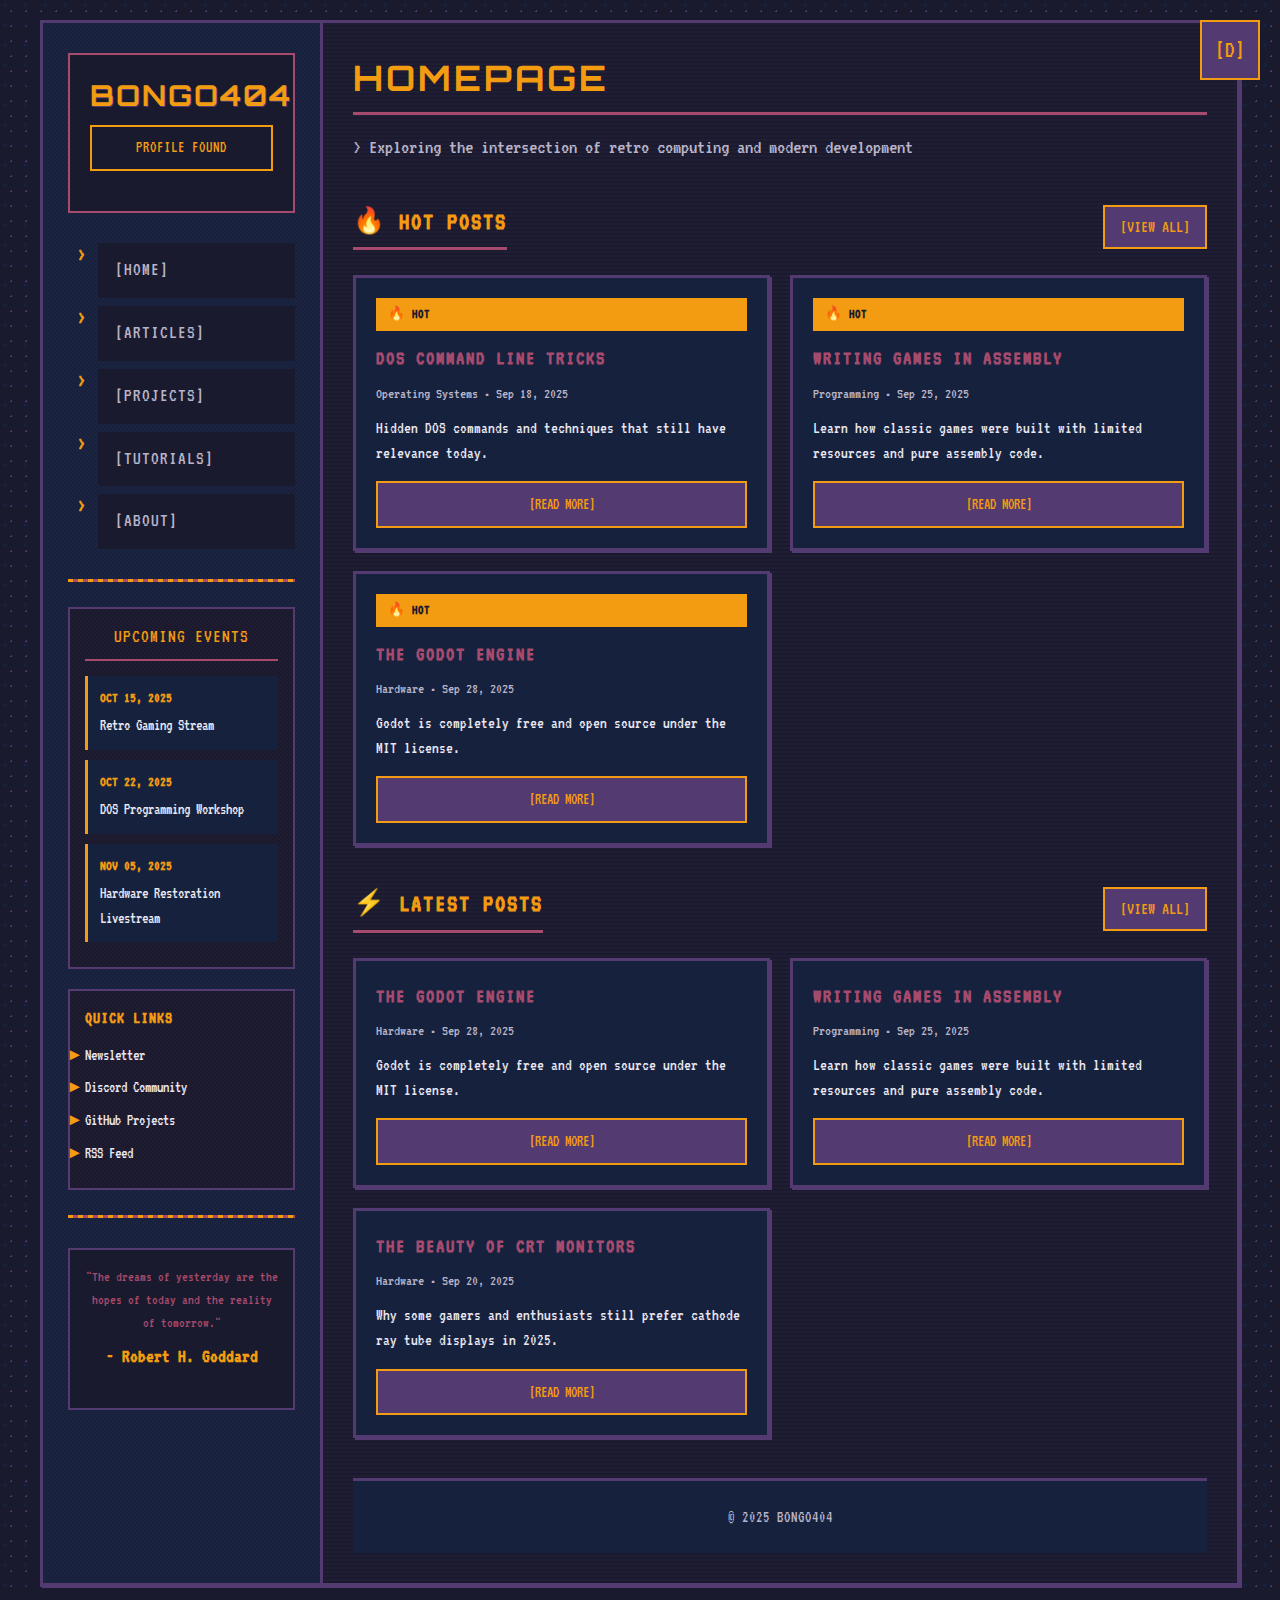
<file: index.html>
<!-- index.html-->
<!DOCTYPE html>
<html lang="en">
<head>
    <meta charset="UTF-8">
    <meta name="viewport" content="width=device-width, initial-scale=1.0">
    <title>Bongo404 - Home</title>
    <link rel="stylesheet" href="../css/style.css"> 
    <link rel="stylesheet" href="../css/index.css">

    
</head>
<body> 
    <!-- Dark Mode Toggle Button -->
    <button class="dark-mode-toggle" onclick="toggleLightMode()" aria-label="Toggle light mode">
        [D]
    </button>

    <div class="container">
        <!-- Sidebar -->
        <div class="sidebar">
            <div class="sidebar-header">
                <h1>bongo404</h1>
                <p class="typewriter">Profile Found</p>
            </div>
           
            <nav>
                <ul class="nav-links">
                    <li><a href="index.html">[Home]</a></li>
                    <li><a href="htmls/articles.html">[Articles]</a></li>
                    <li><a href="htmls/projects.html">[Projects]</a></li>
                    <li><a href="htmls/tutorials.html">[Tutorials]</a></li>
                    <li><a href="#about">[About]</a></li>
                </ul>
            </nav>
           
            <hr class="decorative">

            <!-- Upcoming Events Calendar -->
            <div class="calendar">
                <div class="calendar-header">Upcoming Events</div>
                <ul class="event-list">
                    <li class="event-item">
                        <span class="event-date">OCT 15, 2025</span>
                        <span class="event-title">Retro Gaming Stream</span>
                    </li>
                    <li class="event-item">
                        <span class="event-date">OCT 22, 2025</span>
                        <span class="event-title">DOS Programming Workshop</span>
                    </li>
                    <li class="event-item">
                        <span class="event-date">NOV 05, 2025</span>
                        <span class="event-title">Hardware Restoration Livestream</span>
                    </li>
                </ul>
            </div>

            <!-- Quick Links -->
            <div class="quick-links">
                <h4>Quick Links</h4>
                <ul>
                    <li><a href="#newsletter">Newsletter</a></li>
                    <li><a href="#discord">Discord Community</a></li>
                    <li><a href="#github">GitHub Projects</a></li>
                    <li><a href="#rss">RSS Feed</a></li>
                </ul>
            </div>
           
            <hr class="decorative">
           
            <div class="sidebar-footer">
                <p>"The dreams of yesterday are the hopes of today and the reality of tomorrow."</p>
                <p>- Robert H. Goddard</p>
            </div>
        </div>
       
        <!-- Main Content -->
        <div class="main-content">
            <!-- Hero Section -->
            <div class="hero-section">
                <h2 class="hero-title">Homepage</h2>
                <p class="hero-subtitle">> Exploring the intersection of retro computing and modern development</p>
            </div>



            <!-- Hot Posts Section -->
            <div class="section-header">
                <h3 class="section-title">🔥 Hot Posts</h3>
                <a href="articles.html" class="view-all-link">[View All]</a>
            </div>

            <div class="featured-posts" id="hotPosts">
                <!-- Hot posts will be inserted here -->
            </div>

            <!-- Latest Posts Section -->
            <div class="section-header">
                <h3 class="section-title">⚡ Latest Posts</h3>
                <a href="htmls/articles.html" class="view-all-link">[View All]</a>
            </div>

            <div class="featured-posts" id="latestPosts">
                <!-- Latest posts will be inserted here -->
            </div>
           
            <!-- Footer -->
            <div class="footer">
                © 2025 Bongo404
            </div>
        </div>
    </div>
<script src="../js/index.js"></script>
</body>
</html>
</file>
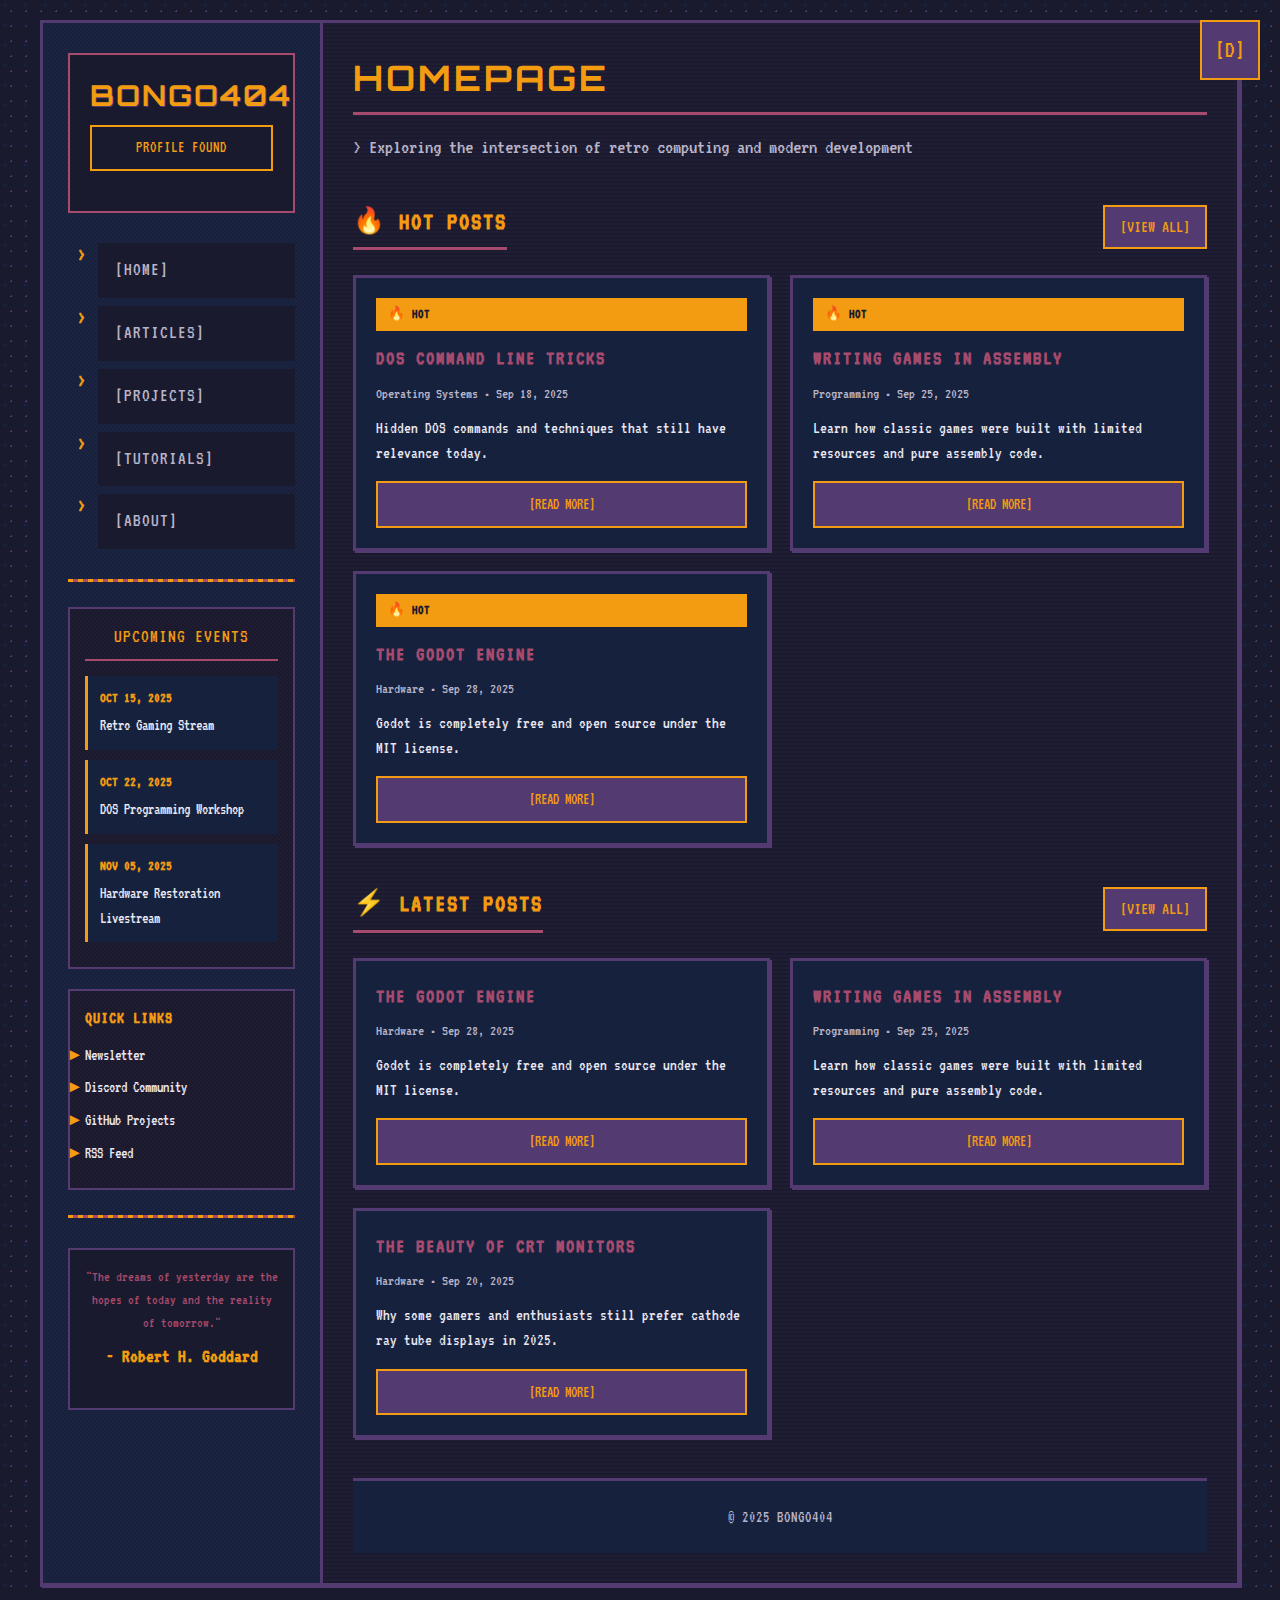
<file: htmls/index.html>
<!-- index.html-->
<!DOCTYPE html>
<html lang="en">
<head>
    <meta charset="UTF-8">
    <meta name="viewport" content="width=device-width, initial-scale=1.0">
    <title>Bongo404 - Home</title>
    <link rel="stylesheet" href="../css/style.css">
    <link rel="stylesheet" href="../css/index.css">

    
</head>
<body> 
    <!-- Dark Mode Toggle Button -->
    <button class="dark-mode-toggle" onclick="toggleLightMode()" aria-label="Toggle light mode">
        [D]
    </button>

    <div class="container">
        <!-- Sidebar -->
        <div class="sidebar">
            <div class="sidebar-header">
                <h1>bongo404</h1>
                <p class="typewriter">Profile Found</p>
            </div>
           
            <nav>
                <ul class="nav-links">
                    <li><a href="index.html">[Home]</a></li>
                    <li><a href="articles.html">[Articles]</a></li>
                    <li><a href="projects.html">[Projects]</a></li>
                    <li><a href="tutorials.html">[Tutorials]</a></li>
                    <li><a href="#about">[About]</a></li>
                </ul>
            </nav>
           
            <hr class="decorative">

            <!-- Upcoming Events Calendar -->
            <div class="calendar">
                <div class="calendar-header">Upcoming Events</div>
                <ul class="event-list">
                    <li class="event-item">
                        <span class="event-date">OCT 15, 2025</span>
                        <span class="event-title">Retro Gaming Stream</span>
                    </li>
                    <li class="event-item">
                        <span class="event-date">OCT 22, 2025</span>
                        <span class="event-title">DOS Programming Workshop</span>
                    </li>
                    <li class="event-item">
                        <span class="event-date">NOV 05, 2025</span>
                        <span class="event-title">Hardware Restoration Livestream</span>
                    </li>
                </ul>
            </div>

            <!-- Quick Links -->
            <div class="quick-links">
                <h4>Quick Links</h4>
                <ul>
                    <li><a href="#newsletter">Newsletter</a></li>
                    <li><a href="#discord">Discord Community</a></li>
                    <li><a href="#github">GitHub Projects</a></li>
                    <li><a href="#rss">RSS Feed</a></li>
                </ul>
            </div>
           
            <hr class="decorative">
           
            <div class="sidebar-footer">
                <p>"The dreams of yesterday are the hopes of today and the reality of tomorrow."</p>
                <p>- Robert H. Goddard</p>
            </div>
        </div>
       
        <!-- Main Content -->
        <div class="main-content">
            <!-- Hero Section -->
            <div class="hero-section">
                <h2 class="hero-title">Homepage</h2>
                <p class="hero-subtitle">> Exploring the intersection of retro computing and modern development</p>
            </div>



            <!-- Hot Posts Section -->
            <div class="section-header">
                <h3 class="section-title">🔥 Hot Posts</h3>
                <a href="articles.html" class="view-all-link">[View All]</a>
            </div>

            <div class="featured-posts" id="hotPosts">
                <!-- Hot posts will be inserted here -->
            </div>

            <!-- Latest Posts Section -->
            <div class="section-header">
                <h3 class="section-title">⚡ Latest Posts</h3>
                <a href="articles.html" class="view-all-link">[View All]</a>
            </div>

            <div class="featured-posts" id="latestPosts">
                <!-- Latest posts will be inserted here -->
            </div>
           
            <!-- Footer -->
            <div class="footer">
                © 2025 Bongo404
            </div>
        </div>
    </div>
<script src="../js/index.js"></script>
</body>
</html>
</file>
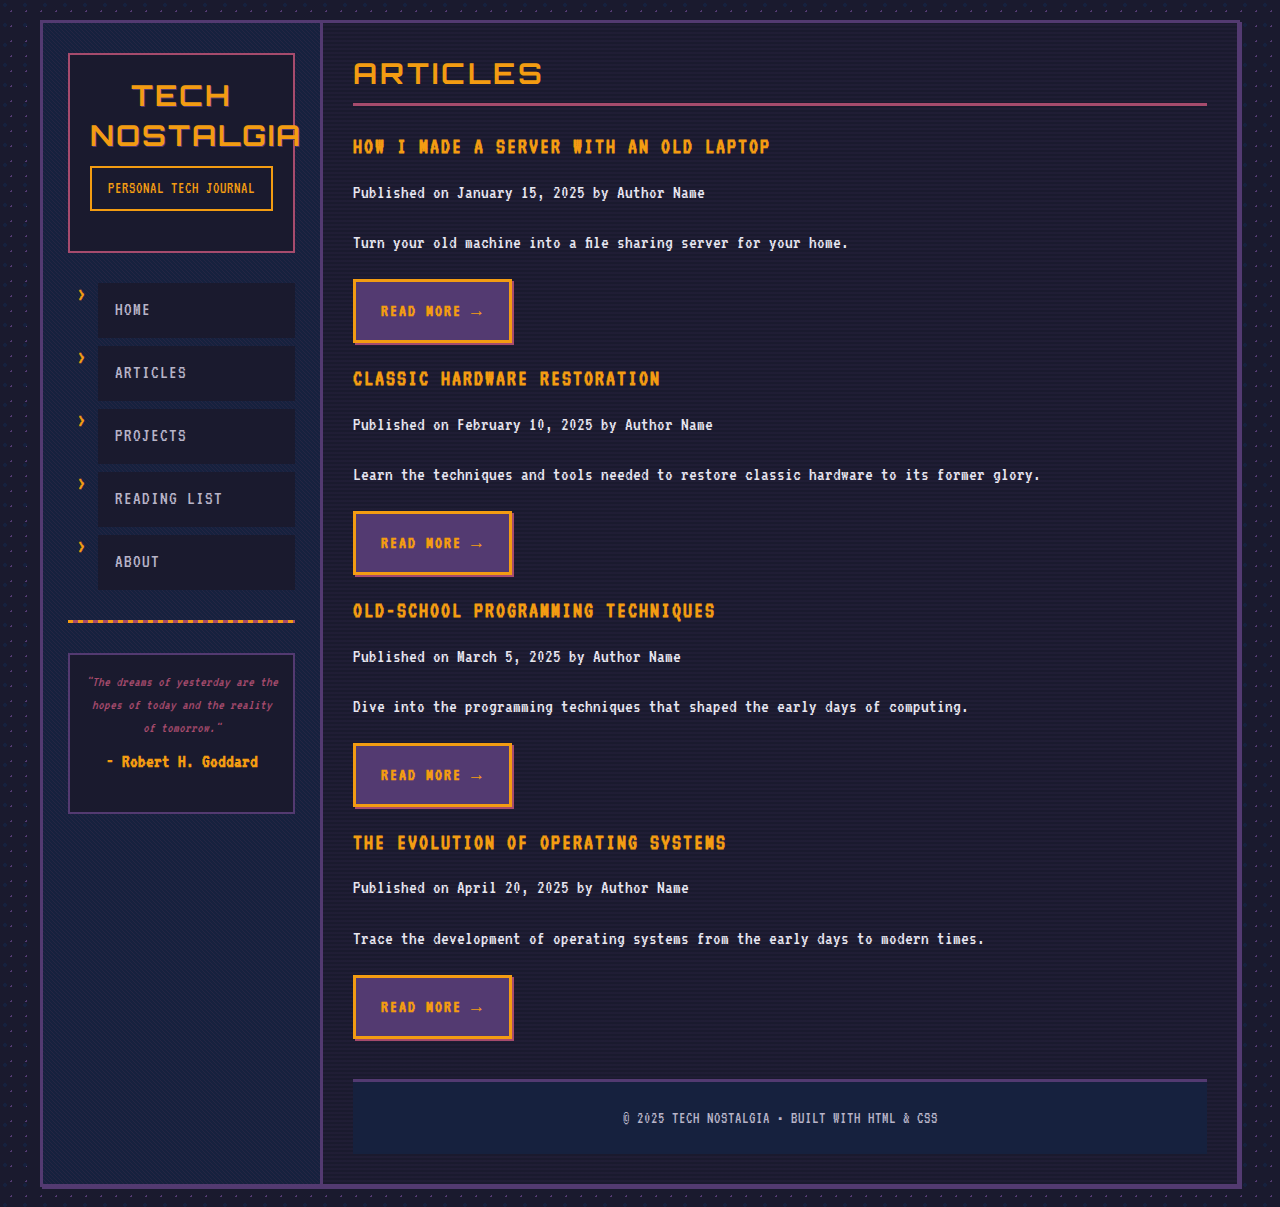
<file: articles.html>
<!DOCTYPE html>
<html lang="en">

<head>
    <meta charset="UTF-8">
    <meta name="viewport" content="width=device-width, initial-scale=1.0">
    <title>Articles - Tech Nostalgia</title>
    <link rel="stylesheet" href="css/style.css">
</head>

<body>
    <div class="container">
        <!-- Sidebar -->
        <div class="sidebar">
            <div class="sidebar-header">
                <h1>Tech Nostalgia</h1>
                <p class="typewriter">Personal Tech Journal</p>
            </div>
            
            <nav>
                <ul class="nav-links">
                    <li><a href="index.html">Home</a></li>
                    <li><a href="articles.html">Articles</a></li>
                    <li><a href="#">Projects</a></li>
                    <li><a href="#">Reading List</a></li>
                    <li><a href="#">About</a></li>
                </ul>
            </nav>
            
            <hr class="decorative">
            
            <div class="sidebar-footer">
                <p><em>"The dreams of yesterday are the hopes of today and the reality of tomorrow."</em></p>
                <p>- Robert H. Goddard</p>
            </div>
        </div>
        
        <!-- Main Content -->
        <div class="main-content">
            <h2>Articles</h2>
            
            <!-- Article Preview 1 -->
            <div class="post-preview">
                <h3 class="post-title"><a href="article1.html">How I made a server with an old laptop</a></h3>
                <p class="post-meta">Published on January 15, 2025 by Author Name</p>
                <p>Turn your old machine into a file sharing server for your home.</p>
                <p><a href="server-article.html" class="read-more">Read More →</a></p>
            </div>
            
            <!-- Article Preview 2 -->
            <div class="post-preview">
                <h3 class="post-title"><a href="article2.html">Classic Hardware Restoration</a></h3>
                <p class="post-meta">Published on February 10, 2025 by Author Name</p>
                <p>Learn the techniques and tools needed to restore classic hardware to its former glory.</p>
                <p><a href="article2.html" class="read-more">Read More →</a></p>
            </div>
            
            <!-- Article Preview 3 -->
            <div class="post-preview">
                <h3 class="post-title"><a href="article3.html">Old-School Programming Techniques</a></h3>
                <p class="post-meta">Published on March 5, 2025 by Author Name</p>
                <p>Dive into the programming techniques that shaped the early days of computing.</p>
                <p><a href="article3.html" class="read-more">Read More →</a></p>
            </div>
            
            <!-- Article Preview 4 -->
            <div class="post-preview">
                <h3 class="post-title"><a href="article4.html">The Evolution of Operating Systems</a></h3>
                <p class="post-meta">Published on April 20, 2025 by Author Name</p>
                <p>Trace the development of operating systems from the early days to modern times.</p>
                <p><a href="article4.html" class="read-more">Read More →</a></p>
            </div>
            
            <!-- Footer -->
            <div class="footer">
                © 2025 Tech Nostalgia • Built with HTML & CSS
            </div>
        </div>
    </div>
</body>
</html>
</file>
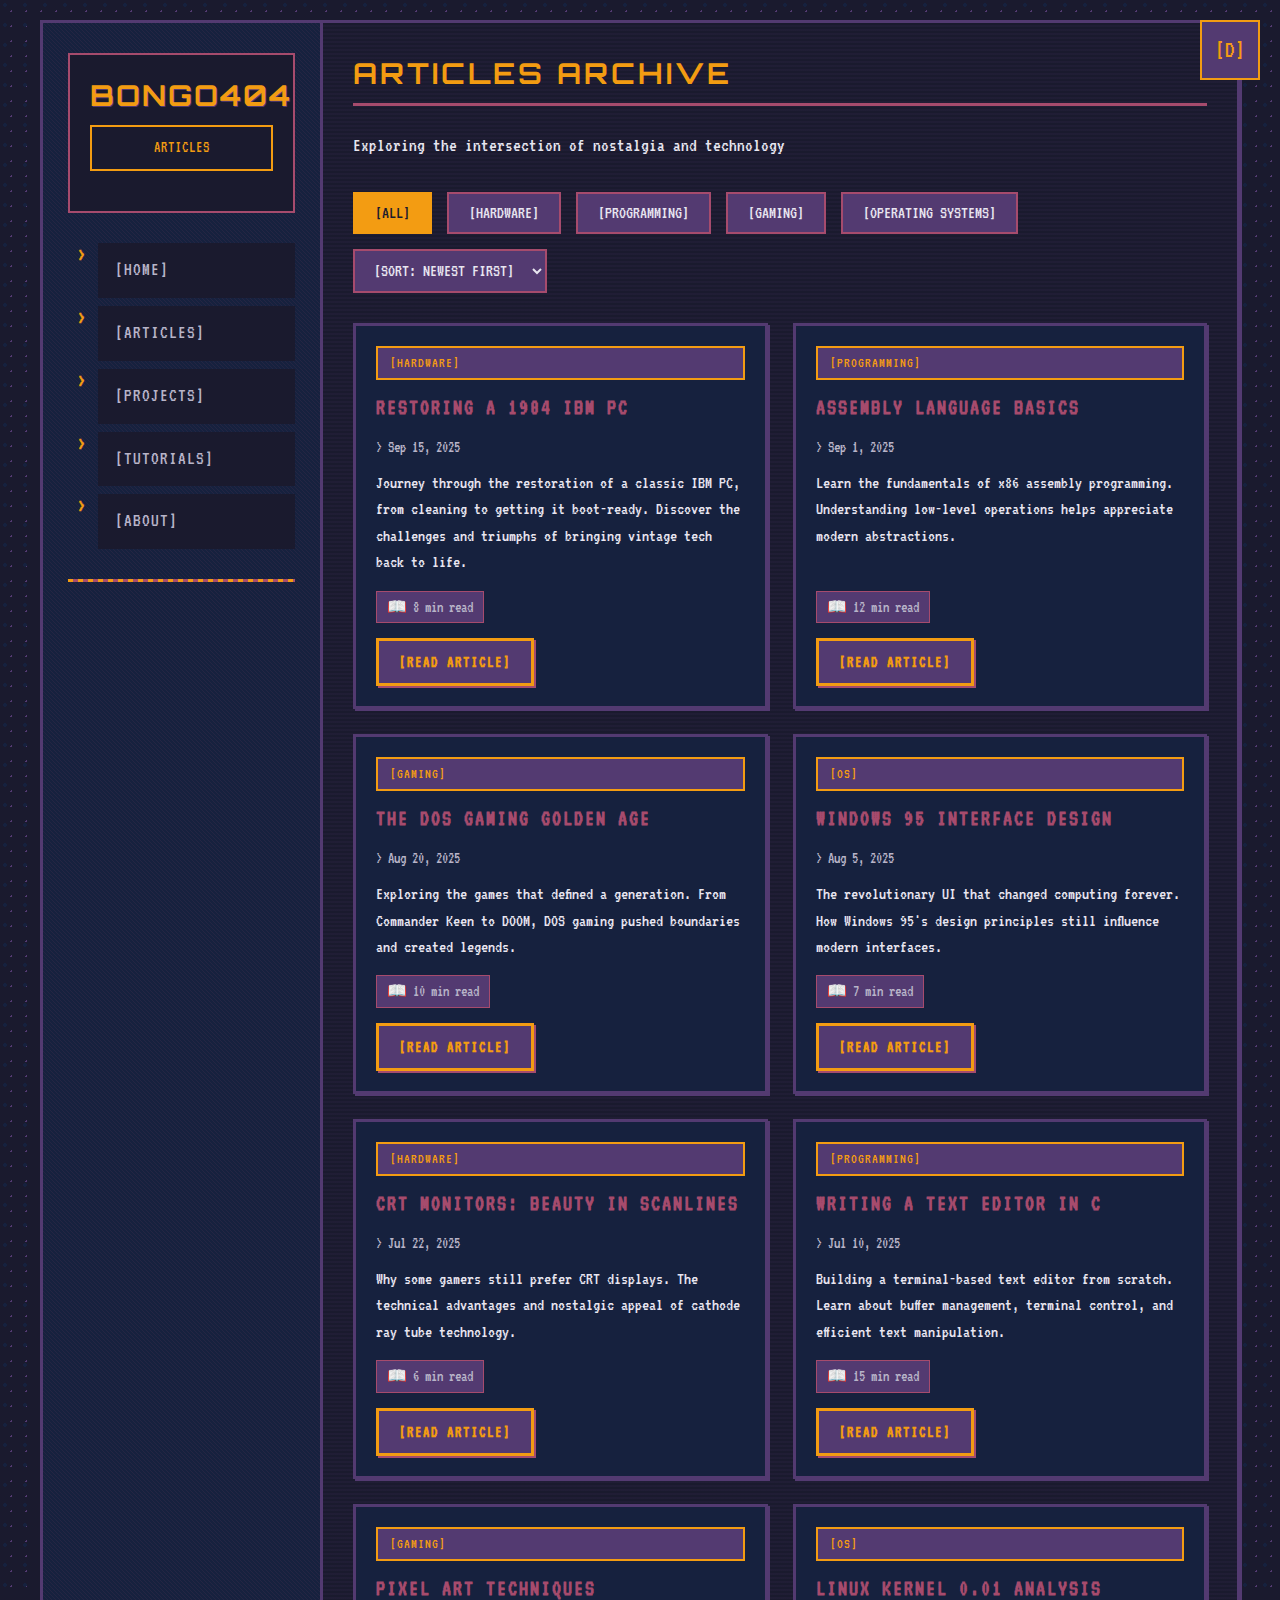
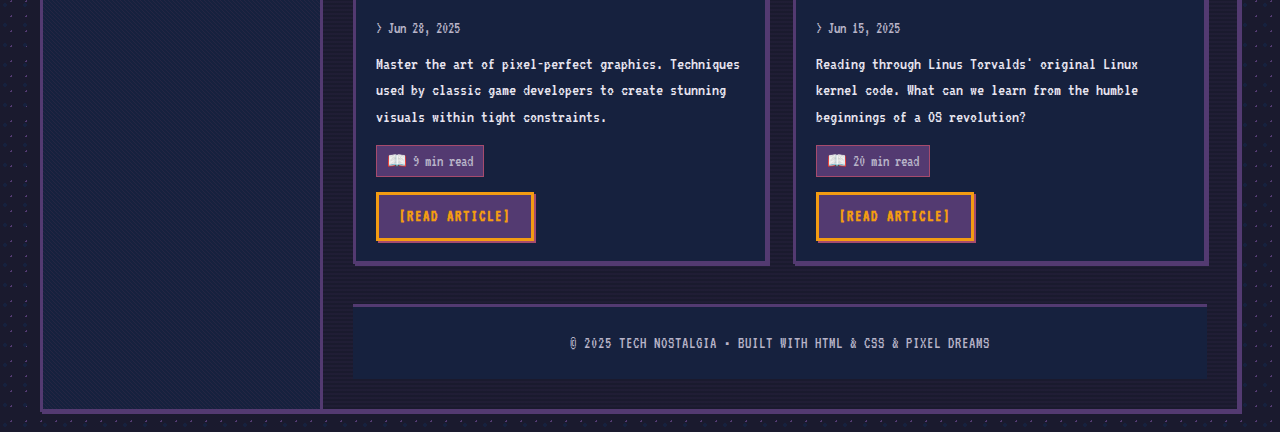
<file: htmls/articles.html>
<!DOCTYPE html>
<html lang="en">
<head>
    <meta charset="UTF-8">
    <meta name="viewport" content="width=device-width, initial-scale=1.0">
    <title>Articles - Tech Nostalgia</title>
    <link rel="stylesheet" href="../css/style.css">
    <link rel="stylesheet" href="../css/articles.css">
</head>
<body> 
    <!-- Dark Mode Toggle Button -->
    <button class="dark-mode-toggle" onclick="toggleLightMode()" aria-label="Toggle light mode">
        [D]
    </button>

    <div class="container">
        <!-- Sidebar -->
        <div class="sidebar">
            <div class="sidebar-header">
                <h1>bongo404</h1>
                <p class="typewriter">Articles</p>
            </div>
           
            <nav>
                <ul class="nav-links">
                    <li><a href="../index.html">[Home]</a></li>
                    <li><a href="articles.html">[Articles]</a></li>
                    <li><a href="projects.html">[Projects]</a></li>
                    <li><a href="tutorials.html">[Tutorials]</a></li>
                    <li><a href="#about">[About]</a></li>
                </ul>
            </nav>
           
            <hr class="decorative">
           
            <!--<div class="sidebar-footer">
                <p>"The dreams of yesterday are the hopes of today and the reality of tomorrow."</p>
                <p>- Robert H. Goddard</p>
            </div> -->
        </div>
       
        <!-- Main Content -->
        <div class="main-content">
            <div class="articles-header">
                <h2>Articles Archive</h2>
                <p>Exploring the intersection of nostalgia and technology</p>
            </div>

            <!-- Filter and Sort Bar -->
            <div class="filter-bar">
                <button class="filter-btn active" data-category="all">[All]</button>
                <button class="filter-btn" data-category="hardware">[Hardware]</button>
                <button class="filter-btn" data-category="programming">[Programming]</button>
                <button class="filter-btn" data-category="gaming">[Gaming]</button>
                <button class="filter-btn" data-category="os">[Operating Systems]</button>
                <select class="sort-select" id="sortSelect">
                    <option value="newest">[Sort: Newest First]</option>
                    <option value="oldest">[Sort: Oldest First]</option>
                    <option value="title">[Sort: Title A-Z]</option>
                </select>
            </div>

            <!-- Articles Grid -->
            <div class="articles-grid" id="articlesGrid">
                <!-- Article cards will be dynamically inserted here -->
            </div>

            <div class="no-articles" id="noArticles" style="display: none;">
                > No articles found in this category
            </div>
           
            <!-- Footer -->
            <div class="footer">
                © 2025 Tech Nostalgia • Built with HTML & CSS & Pixel Dreams
            </div>
        </div>
    </div>

    <script src="../js/articles.js"></script>
</body>
</html>
</file>
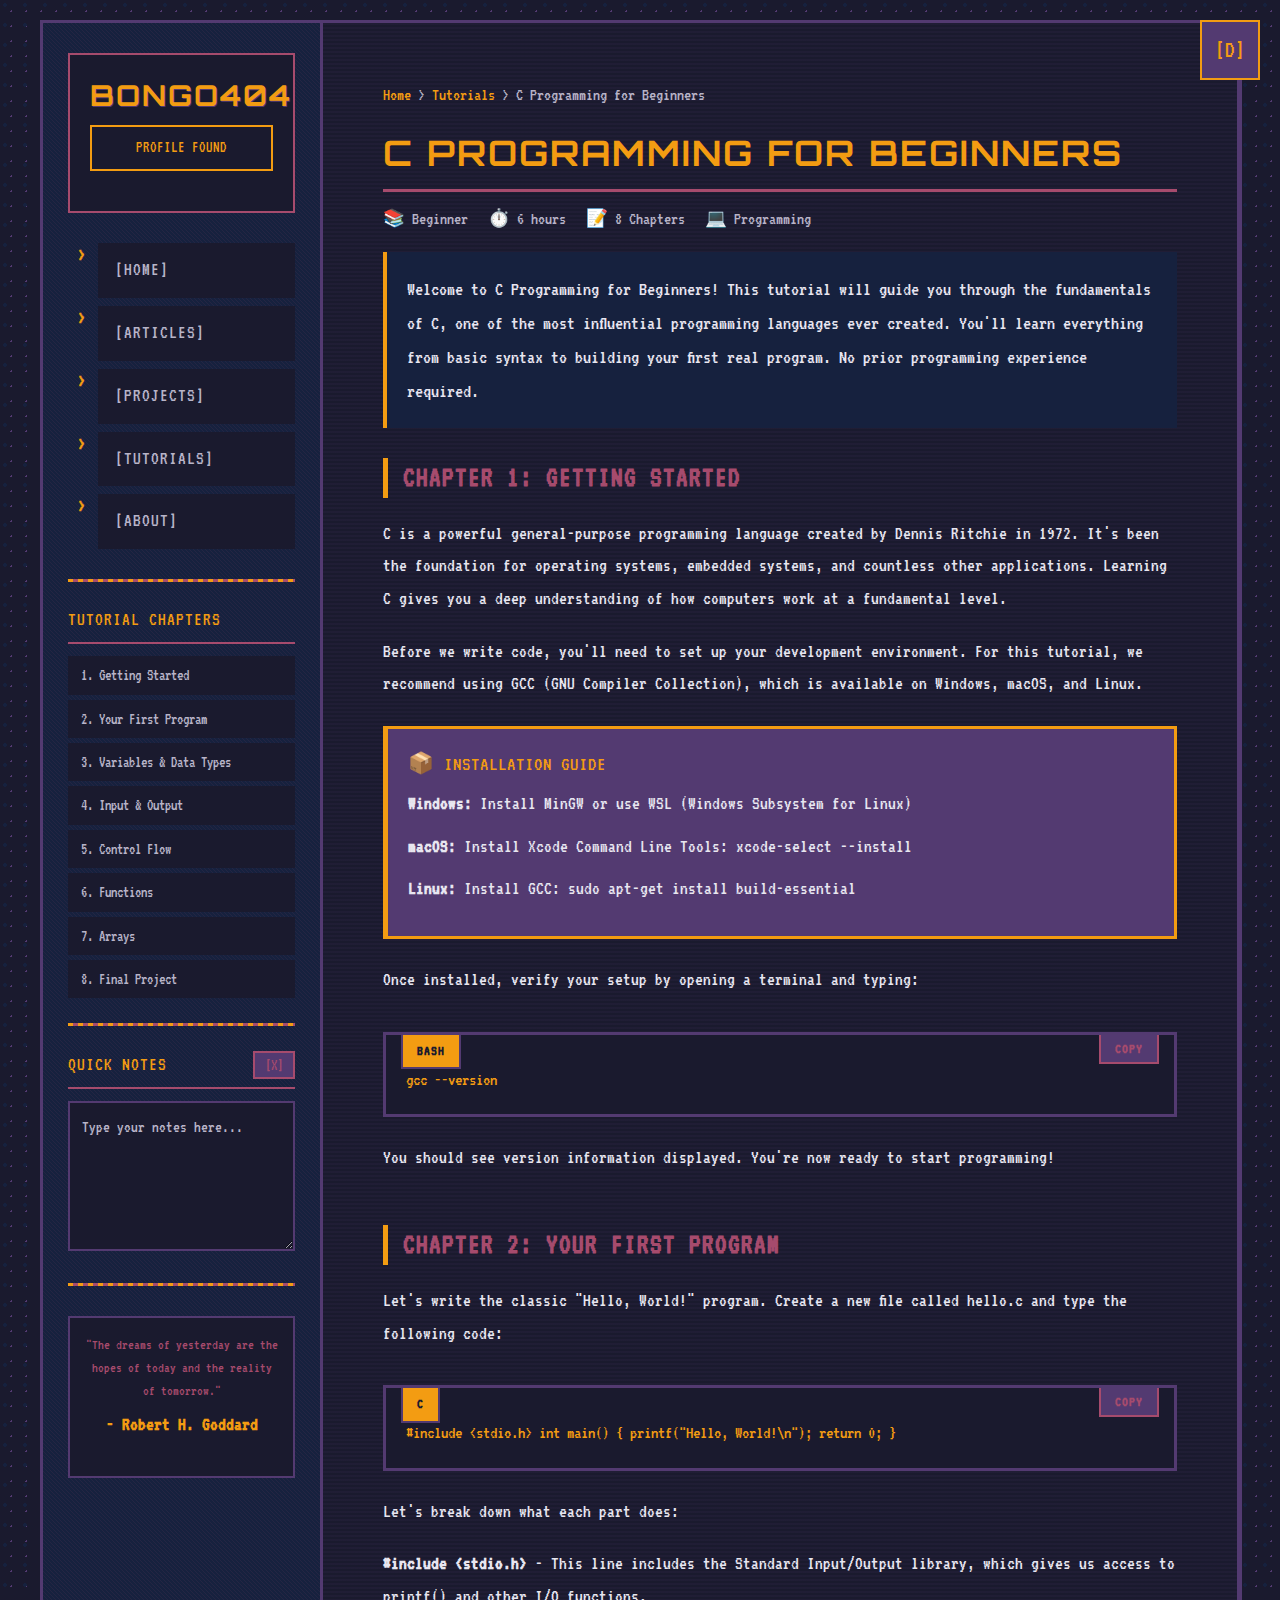
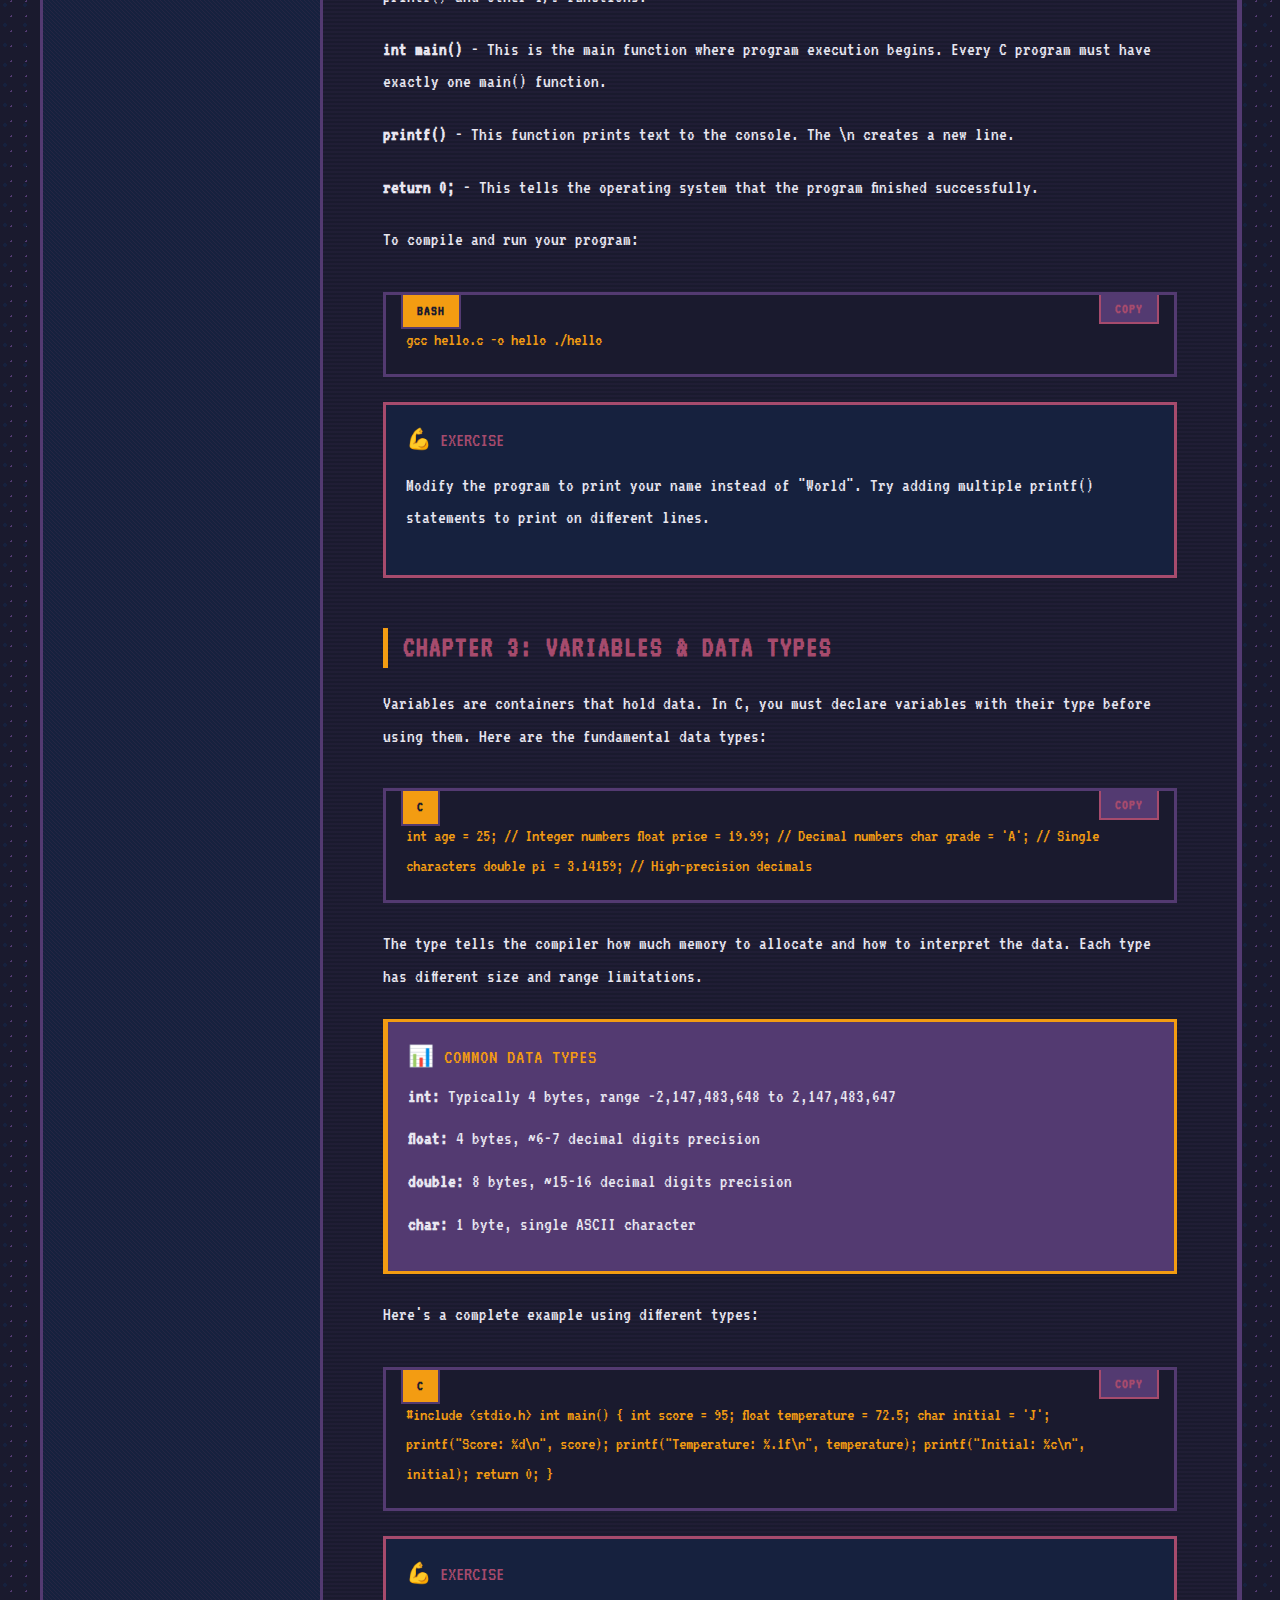
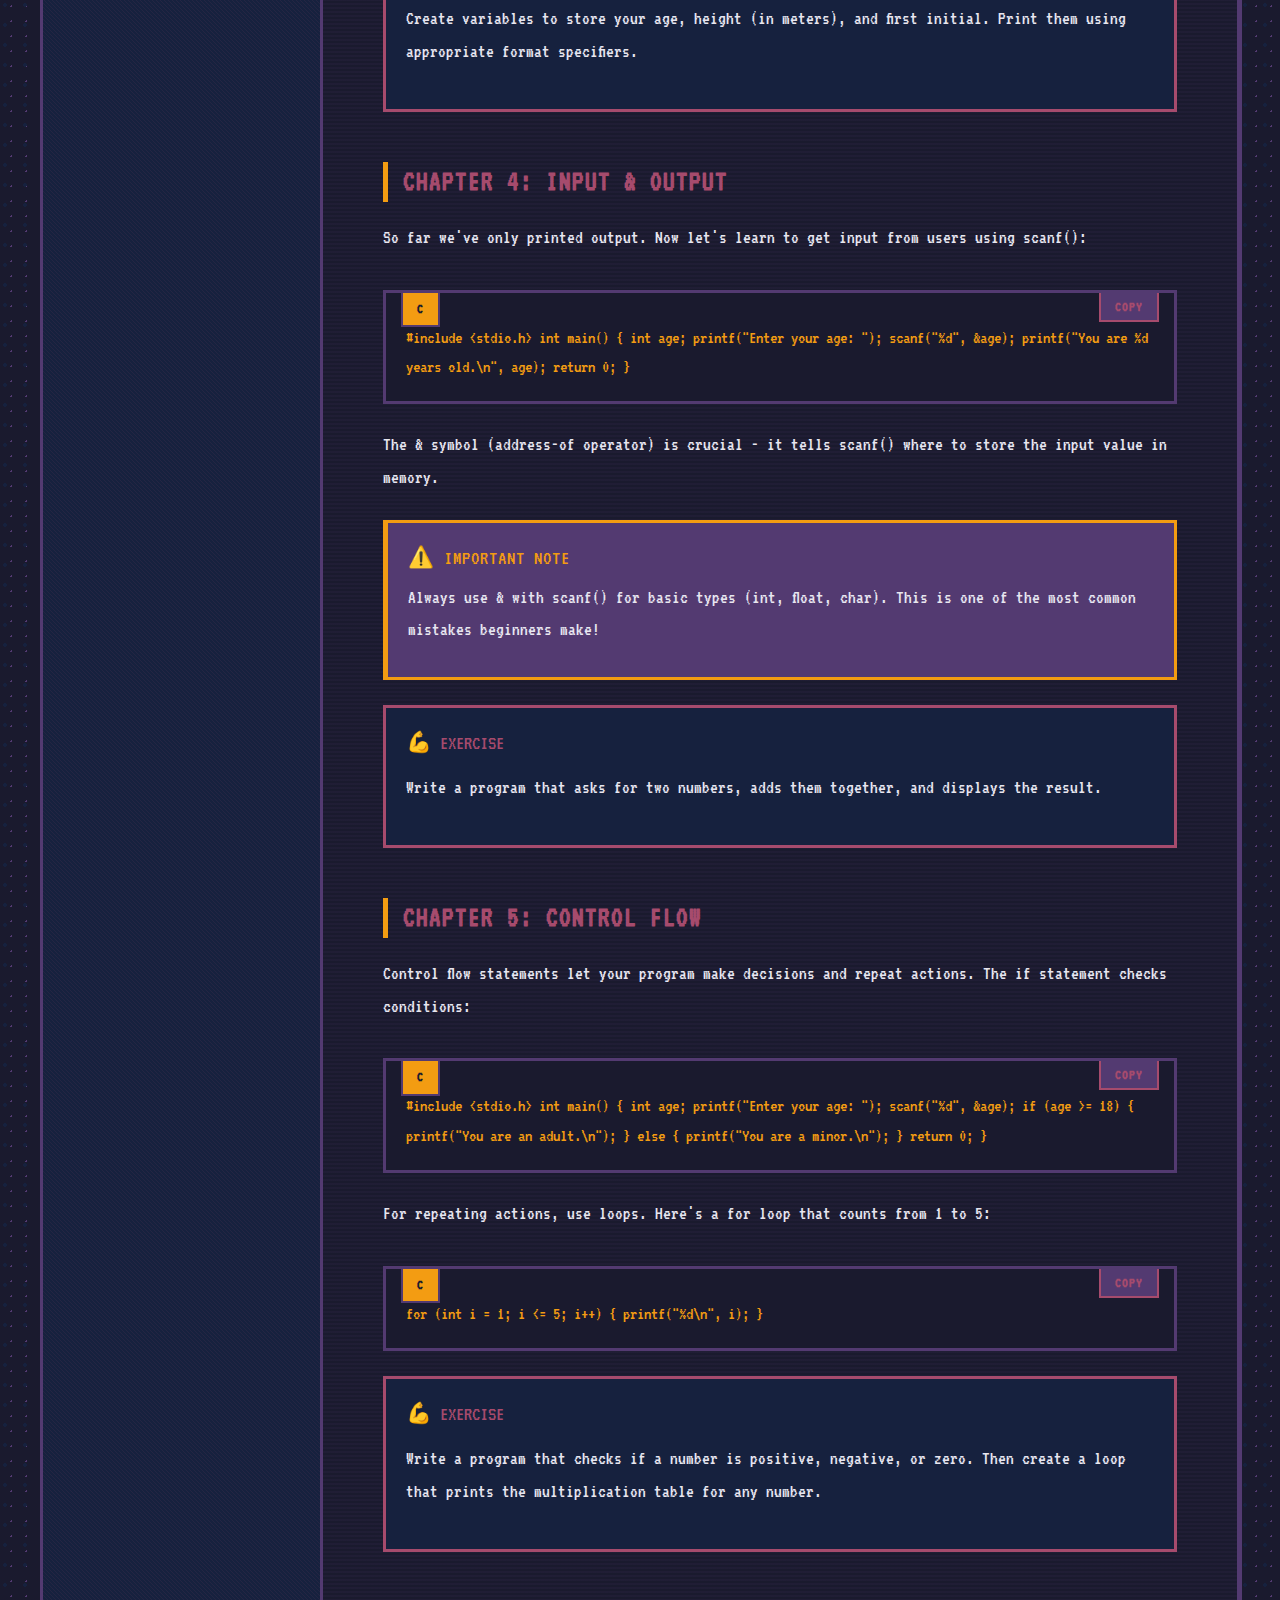
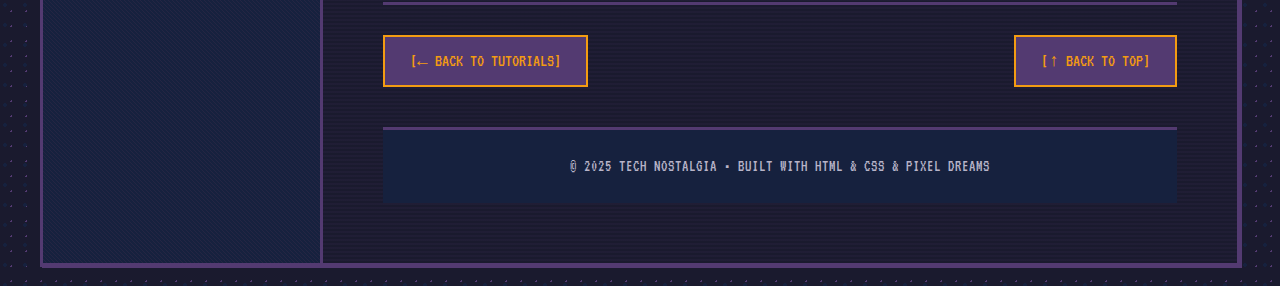
<file: htmls/c_tutorial.html>
<!DOCTYPE html>
<html lang="en">
<head>
    <meta charset="UTF-8">
    <meta name="viewport" content="width=device-width, initial-scale=1.0">
    <title>C Programming for Beginners - Tech Nostalgia</title>
    <link rel="stylesheet" href="../css/style.css">
    <style>
        /* Tutorial page specific styles */
        .tutorial-content {
            padding: 30px;
            position: relative;
            z-index: 2;
        }

        .tutorial-nav-section {
            margin-bottom: 20px;
            position: relative;
            z-index: 2;
        }

        .tutorial-nav-header {
            color: var(--twilight-accent);
            font-size: 1.2rem;
            margin-bottom: 12px;
            text-transform: uppercase;
            letter-spacing: 1px;
            border-bottom: 2px solid var(--twilight-light);
            padding-bottom: 8px;
        }

        .chapter-nav {
            list-style: none;
            margin: 0;
        }

        .chapter-nav li {
            margin-bottom: 5px;
        }

        .chapter-nav li::before {
            content: none;
        }

        .chapter-link {
            display: block;
            padding: 8px 10px;
            color: var(--text-muted);
            text-decoration: none;
            font-size: 1rem;
            border-left: 3px solid transparent;
            transition: all 0.15s ease;
            background-color: var(--twilight-darkest);
        }

        .chapter-link:hover {
            color: var(--twilight-accent);
            border-left-color: var(--twilight-accent);
            background-color: var(--twilight-medium);
        }

        .chapter-link.active {
            color: var(--twilight-accent);
            background-color: var(--twilight-medium);
            border-left-color: var(--twilight-accent);
            font-weight: bold;
        }

        body.light-mode .chapter-link {
            color: #666666;
            background-color: #ffffff;
        }

        body.light-mode .chapter-link:hover {
            color: var(--twilight-medium);
            background-color: #f0f0f0;
        }

        body.light-mode .chapter-link.active {
            background-color: #e0e0e0;
        }

        .notes-section {
            margin-bottom: 20px;
            position: relative;
            z-index: 2;
        }

        .notes-header {
            display: flex;
            justify-content: space-between;
            align-items: center;
            color: var(--twilight-accent);
            font-size: 1.2rem;
            margin-bottom: 12px;
            text-transform: uppercase;
            letter-spacing: 1px;
            border-bottom: 2px solid var(--twilight-light);
            padding-bottom: 8px;
        }

        .clear-notes-btn {
            background-color: var(--twilight-medium);
            border: 2px solid var(--twilight-light);
            color: var(--twilight-light);
            padding: 4px 10px;
            cursor: pointer;
            font-family: 'VT323', monospace;
            font-size: 1rem;
            transition: all 0.15s ease;
        }

        .clear-notes-btn:hover {
            background-color: var(--twilight-light);
            color: var(--twilight-darkest);
        }

        body.light-mode .clear-notes-btn {
            background-color: #ffffff;
            border-color: var(--twilight-medium);
            color: var(--twilight-medium);
        }

        body.light-mode .clear-notes-btn:hover {
            background-color: var(--twilight-medium);
            color: #ffffff;
        }

        .notes-textarea {
            width: 100%;
            min-height: 150px;
            max-height: 300px;
            background-color: var(--twilight-darkest);
            color: var(--text-light);
            border: 2px solid var(--twilight-medium);
            padding: 12px;
            font-family: 'VT323', monospace;
            font-size: 1.05rem;
            resize: vertical;
            line-height: 1.5;
        }

        .notes-textarea:focus {
            outline: none;
            border-color: var(--twilight-accent);
        }

        .notes-textarea::placeholder {
            color: var(--text-muted);
        }

        body.light-mode .notes-textarea {
            background-color: #ffffff;
            color: #2d2d2d;
            border-color: #cccccc;
        }

        body.light-mode .notes-textarea:focus {
            border-color: var(--twilight-medium);
        }

        .tutorial-header {
            margin-bottom: 30px;
        }

        .tutorial-title {
            font-size: 2.2rem;
            color: var(--twilight-accent);
            margin-bottom: 15px;
            text-transform: uppercase;
            letter-spacing: 2px;
            border-bottom: 3px solid var(--twilight-light);
            padding-bottom: 12px;
        }

        .tutorial-meta-bar {
            display: flex;
            gap: 20px;
            flex-wrap: wrap;
            font-size: 1.1rem;
            color: var(--text-muted);
            margin-bottom: 20px;
        }

        body.light-mode .tutorial-meta-bar {
            color: #666666;
        }

        .tutorial-intro {
            font-size: 1.25rem;
            line-height: 1.7;
            color: var(--text-light);
            margin-bottom: 30px;
            padding: 20px;
            background-color: var(--twilight-dark);
            border-left: 4px solid var(--twilight-accent);
        }

        body.light-mode .tutorial-intro {
            color: #2d2d2d;
            background-color: #f9f9f9;
        }

        .chapter-section {
            margin-bottom: 50px;
            scroll-margin-top: 20px;
        }

        .chapter-title {
            font-size: 1.8rem;
            color: var(--twilight-light);
            margin-bottom: 20px;
            text-transform: uppercase;
            letter-spacing: 1px;
            border-left: 5px solid var(--twilight-accent);
            padding-left: 15px;
        }

        body.light-mode .chapter-title {
            color: var(--twilight-medium);
        }

        .chapter-content p {
            margin-bottom: 20px;
            font-size: 1.2rem;
            line-height: 1.7;
        }

        .code-block {
            background-color: var(--twilight-darkest);
            border: 3px solid var(--twilight-medium);
            padding: 20px;
            padding-top: 30px;
            margin: 25px 0;
            margin-top: 35px;
            overflow-x: auto;
            position: relative;
        }

        .code-block::before {
            content: attr(data-lang);
            position: absolute;
            top: -2px;
            left: 15px;
            background-color: var(--twilight-accent);
            color: var(--twilight-darkest);
            padding: 6px 14px;
            font-size: 0.9rem;
            font-weight: bold;
            letter-spacing: 1px;
            border: 2px solid var(--twilight-medium);
            z-index: 1;
        }

        .copy-code-btn {
            position: absolute;
            top: -2px;
            right: 15px;
            background-color: var(--twilight-medium);
            border: 2px solid var(--twilight-light);
            color: var(--twilight-light);
            padding: 6px 14px;
            cursor: pointer;
            font-family: 'VT323', monospace;
            font-size: 0.9rem;
            font-weight: bold;
            letter-spacing: 1px;
            transition: all 0.15s ease;
            z-index: 2;
        }

        .copy-code-btn:hover {
            background-color: var(--twilight-light);
            color: var(--twilight-darkest);
        }

        .copy-code-btn.copied {
            background-color: #2ecc71;
            border-color: #2ecc71;
            color: var(--twilight-darkest);
        }

        body.light-mode .copy-code-btn {
            background-color: #ffffff;
            border-color: var(--twilight-medium);
            color: var(--twilight-medium);
        }

        body.light-mode .copy-code-btn:hover {
            background-color: var(--twilight-medium);
            color: #ffffff;
        }

        .code-block code {
            font-family: 'VT323', monospace;
            font-size: 1.15rem;
            color: var(--twilight-accent);
            line-height: 1.6;
            display: block;
        }

        body.light-mode .code-block {
            background-color: #2d2d2d;
            border-color: #666666;
        }

        .info-box {
            background-color: var(--twilight-medium);
            border: 3px solid var(--twilight-accent);
            padding: 20px;
            margin: 25px 0;
            border-left: 5px solid var(--twilight-accent);
        }

        .info-box-title {
            color: var(--twilight-accent);
            font-size: 1.3rem;
            margin-bottom: 10px;
            text-transform: uppercase;
            letter-spacing: 1px;
        }

        .info-box p {
            color: var(--text-light);
            margin-bottom: 10px;
        }

        body.light-mode .info-box {
            background-color: #fff8e1;
            border-color: var(--twilight-medium);
        }

        body.light-mode .info-box p {
            color: #2d2d2d;
        }

        .exercise-box {
            background-color: var(--twilight-dark);
            border: 3px solid var(--twilight-light);
            padding: 20px;
            margin: 25px 0;
        }

        .exercise-title {
            color: var(--twilight-light);
            font-size: 1.3rem;
            margin-bottom: 15px;
            text-transform: uppercase;
        }

        .exercise-box p {
            color: var(--text-light);
        }

        body.light-mode .exercise-box {
            background-color: #f5f5f5;
            border-color: var(--twilight-medium);
        }

        body.light-mode .exercise-box p {
            color: #2d2d2d;
        }

        .nav-buttons {
            display: flex;
            justify-content: space-between;
            gap: 15px;
            margin-top: 50px;
            padding-top: 30px;
            border-top: 3px solid var(--twilight-medium);
        }

        .nav-btn {
            padding: 12px 25px;
            background-color: var(--twilight-medium);
            color: var(--twilight-accent);
            border: 2px solid var(--twilight-accent);
            cursor: pointer;
            font-family: 'VT323', monospace;
            font-size: 1.1rem;
            text-transform: uppercase;
            transition: all 0.15s ease;
            text-decoration: none;
            display: inline-block;
        }

        .nav-btn:hover {
            background-color: var(--twilight-accent);
            color: var(--twilight-darkest);
        }

        .nav-btn:disabled {
            opacity: 0.5;
            cursor: not-allowed;
        }

        body.light-mode .nav-btn {
            background-color: #ffffff;
            border-color: var(--twilight-medium);
            color: var(--twilight-medium);
        }

        body.light-mode .nav-btn:hover {
            background-color: var(--twilight-medium);
            color: #ffffff;
        }

        .breadcrumb {
            font-size: 1.1rem;
            color: var(--text-muted);
            margin-bottom: 20px;
        }

        .breadcrumb a {
            color: var(--twilight-accent);
        }

        .breadcrumb a:hover {
            color: var(--twilight-light);
        }

        body.light-mode .breadcrumb {
            color: #666666;
        }

        @media (max-width: 768px) {
            .tutorial-title {
                font-size: 1.6rem;
            }

            .chapter-title {
                font-size: 1.4rem;
            }

            .nav-buttons {
                flex-direction: column;
            }
        }
    </style>
</head>
<body> 
    <!-- Dark Mode Toggle Button -->
    <button class="dark-mode-toggle" onclick="toggleLightMode()" aria-label="Toggle light mode">
        [D]
    </button>

    <div class="container">
        <!-- Sidebar -->
        <div class="sidebar">
            <div class="sidebar-header">
                <h1>bongo404</h1>
                <p class="typewriter">Profile Found</p>
            </div>
           
            <nav>
                <ul class="nav-links">
                    <li><a href="index.html">[Home]</a></li>
                    <li><a href="articles.html">[Articles]</a></li>
                    <li><a href="projects.html">[Projects]</a></li>
                    <li><a href="tutorials.html">[Tutorials]</a></li>
                    <li><a href="#about">[About]</a></li>
                </ul>
            </nav>
           
            <hr class="decorative">

            <!-- Tutorial Navigation -->
            <div class="tutorial-nav-section">
                <div class="tutorial-nav-header">Tutorial Chapters</div>
                <ul class="chapter-nav">
                    <li><a href="#chapter1" class="chapter-link" data-chapter="1">1. Getting Started</a></li>
                    <li><a href="#chapter2" class="chapter-link" data-chapter="2">2. Your First Program</a></li>
                    <li><a href="#chapter3" class="chapter-link" data-chapter="3">3. Variables & Data Types</a></li>
                    <li><a href="#chapter4" class="chapter-link" data-chapter="4">4. Input & Output</a></li>
                    <li><a href="#chapter5" class="chapter-link" data-chapter="5">5. Control Flow</a></li>
                    <li><a href="#chapter6" class="chapter-link" data-chapter="6">6. Functions</a></li>
                    <li><a href="#chapter7" class="chapter-link" data-chapter="7">7. Arrays</a></li>
                    <li><a href="#chapter8" class="chapter-link" data-chapter="8">8. Final Project</a></li>
                </ul>
            </div>

            <hr class="decorative">

            <!-- Notes Section -->
            <div class="notes-section">
                <div class="notes-header">
                    <span>Quick Notes</span>
                    <button class="clear-notes-btn" onclick="clearNotes()" title="Clear all notes">[X]</button>
                </div>
                <textarea id="tutorialNotes" class="notes-textarea" placeholder="Type your notes here..."></textarea>
            </div>
           
            <hr class="decorative">
           
            <div class="sidebar-footer">
                <p>"The dreams of yesterday are the hopes of today and the reality of tomorrow."</p>
                <p>- Robert H. Goddard</p>
            </div>
        </div>
       
        <!-- Main Tutorial Content -->
        <div class="main-content">
            <div class="tutorial-content">
                <div class="breadcrumb">
                    <a href="index.html">Home</a> > <a href="tutorials.html">Tutorials</a> > C Programming for Beginners
                </div>

                <div class="tutorial-header">
                    <h2 class="tutorial-title">C Programming for Beginners</h2>
                    <div class="tutorial-meta-bar">
                        <span>📚 Beginner</span>
                        <span>⏱️ 6 hours</span>
                        <span>📝 8 Chapters</span>
                        <span>💻 Programming</span>
                    </div>
                    <div class="tutorial-intro">
                        Welcome to C Programming for Beginners! This tutorial will guide you through the fundamentals of C, one of the most influential programming languages ever created. You'll learn everything from basic syntax to building your first real program. No prior programming experience required.
                    </div>
                </div>

                <!-- Chapter 1 -->
                <section class="chapter-section" id="chapter1">
                    <h3 class="chapter-title">Chapter 1: Getting Started</h3>
                    <div class="chapter-content">
                        <p>C is a powerful general-purpose programming language created by Dennis Ritchie in 1972. It's been the foundation for operating systems, embedded systems, and countless other applications. Learning C gives you a deep understanding of how computers work at a fundamental level.</p>

                        <p>Before we write code, you'll need to set up your development environment. For this tutorial, we recommend using GCC (GNU Compiler Collection), which is available on Windows, macOS, and Linux.</p>

                        <div class="info-box">
                            <div class="info-box-title">📦 Installation Guide</div>
                            <p><strong>Windows:</strong> Install MinGW or use WSL (Windows Subsystem for Linux)</p>
                            <p><strong>macOS:</strong> Install Xcode Command Line Tools: xcode-select --install</p>
                            <p><strong>Linux:</strong> Install GCC: sudo apt-get install build-essential</p>
                        </div>

                        <p>Once installed, verify your setup by opening a terminal and typing:</p>

                        <div class="code-block" data-lang="BASH">
                            <button class="copy-code-btn" onclick="copyCode(this)">COPY</button>
                            <code>gcc --version</code>
                        </div>

                        <p>You should see version information displayed. You're now ready to start programming!</p>
                    </div>
                </section>

                <!-- Chapter 2 -->
                <section class="chapter-section" id="chapter2">
                    <h3 class="chapter-title">Chapter 2: Your First Program</h3>
                    <div class="chapter-content">
                        <p>Let's write the classic "Hello, World!" program. Create a new file called hello.c and type the following code:</p>

                        <div class="code-block" data-lang="C">
                            <button class="copy-code-btn" onclick="copyCode(this)">COPY</button>
                            <code>#include &lt;stdio.h&gt;

int main() {
    printf("Hello, World!\n");
    return 0;
}</code>
                        </div>

                        <p>Let's break down what each part does:</p>

                        <p><strong>#include &lt;stdio.h&gt;</strong> - This line includes the Standard Input/Output library, which gives us access to printf() and other I/O functions.</p>

                        <p><strong>int main()</strong> - This is the main function where program execution begins. Every C program must have exactly one main() function.</p>

                        <p><strong>printf()</strong> - This function prints text to the console. The \n creates a new line.</p>

                        <p><strong>return 0;</strong> - This tells the operating system that the program finished successfully.</p>

                        <p>To compile and run your program:</p>

                        <div class="code-block" data-lang="BASH">
                            <button class="copy-code-btn" onclick="copyCode(this)">COPY</button>
                            <code>gcc hello.c -o hello
./hello</code>
                        </div>

                        <div class="exercise-box">
                            <div class="exercise-title">💪 Exercise</div>
                            <p>Modify the program to print your name instead of "World". Try adding multiple printf() statements to print on different lines.</p>
                        </div>
                    </div>
                </section>

                <!-- Chapter 3 -->
                <section class="chapter-section" id="chapter3">
                    <h3 class="chapter-title">Chapter 3: Variables & Data Types</h3>
                    <div class="chapter-content">
                        <p>Variables are containers that hold data. In C, you must declare variables with their type before using them. Here are the fundamental data types:</p>

                        <div class="code-block" data-lang="C">
                            <button class="copy-code-btn" onclick="copyCode(this)">COPY</button>
                            <code>int age = 25;           // Integer numbers
float price = 19.99;     // Decimal numbers
char grade = 'A';        // Single characters
double pi = 3.14159;     // High-precision decimals</code>
                        </div>

                        <p>The type tells the compiler how much memory to allocate and how to interpret the data. Each type has different size and range limitations.</p>

                        <div class="info-box">
                            <div class="info-box-title">📊 Common Data Types</div>
                            <p><strong>int:</strong> Typically 4 bytes, range -2,147,483,648 to 2,147,483,647</p>
                            <p><strong>float:</strong> 4 bytes, ~6-7 decimal digits precision</p>
                            <p><strong>double:</strong> 8 bytes, ~15-16 decimal digits precision</p>
                            <p><strong>char:</strong> 1 byte, single ASCII character</p>
                        </div>

                        <p>Here's a complete example using different types:</p>

                        <div class="code-block" data-lang="C">
                            <button class="copy-code-btn" onclick="copyCode(this)">COPY</button>
                            <code>#include &lt;stdio.h&gt;

int main() {
    int score = 95;
    float temperature = 72.5;
    char initial = 'J';
    
    printf("Score: %d\n", score);
    printf("Temperature: %.1f\n", temperature);
    printf("Initial: %c\n", initial);
    
    return 0;
}</code>
                        </div>

                        <div class="exercise-box">
                            <div class="exercise-title">💪 Exercise</div>
                            <p>Create variables to store your age, height (in meters), and first initial. Print them using appropriate format specifiers.</p>
                        </div>
                    </div>
                </section>

                <!-- Chapter 4 -->
                <section class="chapter-section" id="chapter4">
                    <h3 class="chapter-title">Chapter 4: Input & Output</h3>
                    <div class="chapter-content">
                        <p>So far we've only printed output. Now let's learn to get input from users using scanf():</p>

                        <div class="code-block" data-lang="C">
                            <button class="copy-code-btn" onclick="copyCode(this)">COPY</button>
                            <code>#include &lt;stdio.h&gt;

int main() {
    int age;
    
    printf("Enter your age: ");
    scanf("%d", &age);
    
    printf("You are %d years old.\n", age);
    
    return 0;
}</code>
                        </div>

                        <p>The & symbol (address-of operator) is crucial - it tells scanf() where to store the input value in memory.</p>

                        <div class="info-box">
                            <div class="info-box-title">⚠️ Important Note</div>
                            <p>Always use & with scanf() for basic types (int, float, char). This is one of the most common mistakes beginners make!</p>
                        </div>

                        <div class="exercise-box">
                            <div class="exercise-title">💪 Exercise</div>
                            <p>Write a program that asks for two numbers, adds them together, and displays the result.</p>
                        </div>
                    </div>
                </section>

                <!-- Chapter 5 -->
                <section class="chapter-section" id="chapter5">
                    <h3 class="chapter-title">Chapter 5: Control Flow</h3>
                    <div class="chapter-content">
                        <p>Control flow statements let your program make decisions and repeat actions. The if statement checks conditions:</p>

                        <div class="code-block" data-lang="C">
                            <button class="copy-code-btn" onclick="copyCode(this)">COPY</button>
                            <code>#include &lt;stdio.h&gt;

int main() {
    int age;
    
    printf("Enter your age: ");
    scanf("%d", &age);
    
    if (age >= 18) {
        printf("You are an adult.\n");
    } else {
        printf("You are a minor.\n");
    }
    
    return 0;
}</code>
                        </div>

                        <p>For repeating actions, use loops. Here's a for loop that counts from 1 to 5:</p>

                        <div class="code-block" data-lang="C">
                            <button class="copy-code-btn" onclick="copyCode(this)">COPY</button>
                            <code>for (int i = 1; i <= 5; i++) {
    printf("%d\n", i);
}</code>
                        </div>

                        <div class="exercise-box">
                            <div class="exercise-title">💪 Exercise</div>
                            <p>Write a program that checks if a number is positive, negative, or zero. Then create a loop that prints the multiplication table for any number.</p>
                        </div>
                    </div>
                </section>

                <!-- Navigation Buttons -->
                <div class="nav-buttons">
                    <a href="tutorials.html" class="nav-btn">[← Back to Tutorials]</a>
                    <a href="#chapter1" class="nav-btn">[↑ Back to Top]</a>
                </div>

                <!-- Footer -->
                <div class="footer">
                    © 2025 Tech Nostalgia • Built with HTML & CSS & Pixel Dreams
                </div>
            </div>
        </div>
    </div>

    <script>
        // Active chapter highlighting
        function updateActiveChapter() {
            const chapters = document.querySelectorAll('.chapter-section');
            const links = document.querySelectorAll('.chapter-link');
            
            let activeChapter = null;
            
            chapters.forEach(chapter => {
                const rect = chapter.getBoundingClientRect();
                if (rect.top <= 100 && rect.bottom >= 100) {
                    activeChapter = chapter.id;
                }
            });
            
            links.forEach(link => {
                const href = link.getAttribute('href').substring(1);
                if (href === activeChapter) {
                    link.classList.add('active');
                } else {
                    link.classList.remove('active');
                }
            });
        }

        // Smooth scrolling
        document.querySelectorAll('.chapter-link').forEach(link => {
            link.addEventListener('click', function(e) {
                e.preventDefault();
                const targetId = this.getAttribute('href');
                const target = document.querySelector(targetId);
                if (target) {
                    target.scrollIntoView({ behavior: 'smooth', block: 'start' });
                }
            });
        });

        // Update active chapter on scroll
        window.addEventListener('scroll', updateActiveChapter);
        window.addEventListener('load', updateActiveChapter);

        // Theme toggle
        let isLightMode = false;

        function toggleLightMode() {
            const body = document.body;
            const toggleBtn = document.querySelector('.dark-mode-toggle');
            
            if (isLightMode) {
                body.classList.remove('light-mode');
                toggleBtn.innerHTML = '[D]';
                toggleBtn.setAttribute('aria-label', 'Switch to light mode');
                localStorage.setItem('theme', 'dark');
                isLightMode = false;
            } else {
                body.classList.add('light-mode');
                toggleBtn.innerHTML = '[L]';
                toggleBtn.setAttribute('aria-label', 'Switch to dark mode');
                localStorage.setItem('theme', 'light');
                isLightMode = true;
            }
        }

        // Initialize theme
        function initTheme() {
            const savedTheme = localStorage.getItem('theme');
            if (savedTheme === 'light') {
                toggleLightMode();
            }
        }

        // Keyboard shortcut (Ctrl/Cmd + D)
        document.addEventListener('keydown', function(e) {
            if ((e.ctrlKey || e.metaKey) && e.key === 'd') {
                e.preventDefault();
                toggleLightMode();
            }
        });

        // Initialize
        initTheme();

        // Notes functionality (stored in memory during session)
        let notesContent = '';

        const notesTextarea = document.getElementById('tutorialNotes');
        
        if (notesTextarea) {
            // Load notes from memory
            notesTextarea.value = notesContent;

            // Save notes as user types
            notesTextarea.addEventListener('input', function(e) {
                notesContent = e.target.value;
            });
        }

        function clearNotes() {
            if (confirm('Are you sure you want to clear all notes?')) {
                notesContent = '';
                document.getElementById('tutorialNotes').value = '';
            }
        }

        // Copy code functionality
        function copyCode(button) {
            const codeBlock = button.nextElementSibling;
            const codeText = codeBlock.textContent;
            
            // Create temporary textarea to copy from
            const textarea = document.createElement('textarea');
            textarea.value = codeText;
            textarea.style.position = 'fixed';
            textarea.style.opacity = '0';
            document.body.appendChild(textarea);
            textarea.select();
            
            try {
                document.execCommand('copy');
                
                // Visual feedback
                const originalText = button.textContent;
                button.textContent = 'COPIED!';
                button.classList.add('copied');
                
                setTimeout(() => {
                    button.textContent = originalText;
                    button.classList.remove('copied');
                }, 2000);
            } catch (err) {
                button.textContent = 'FAILED';
                setTimeout(() => {
                    button.textContent = 'COPY';
                }, 2000);
            }
            
            document.body.removeChild(textarea);
        }
    </script>
</body>
</html>
</file>
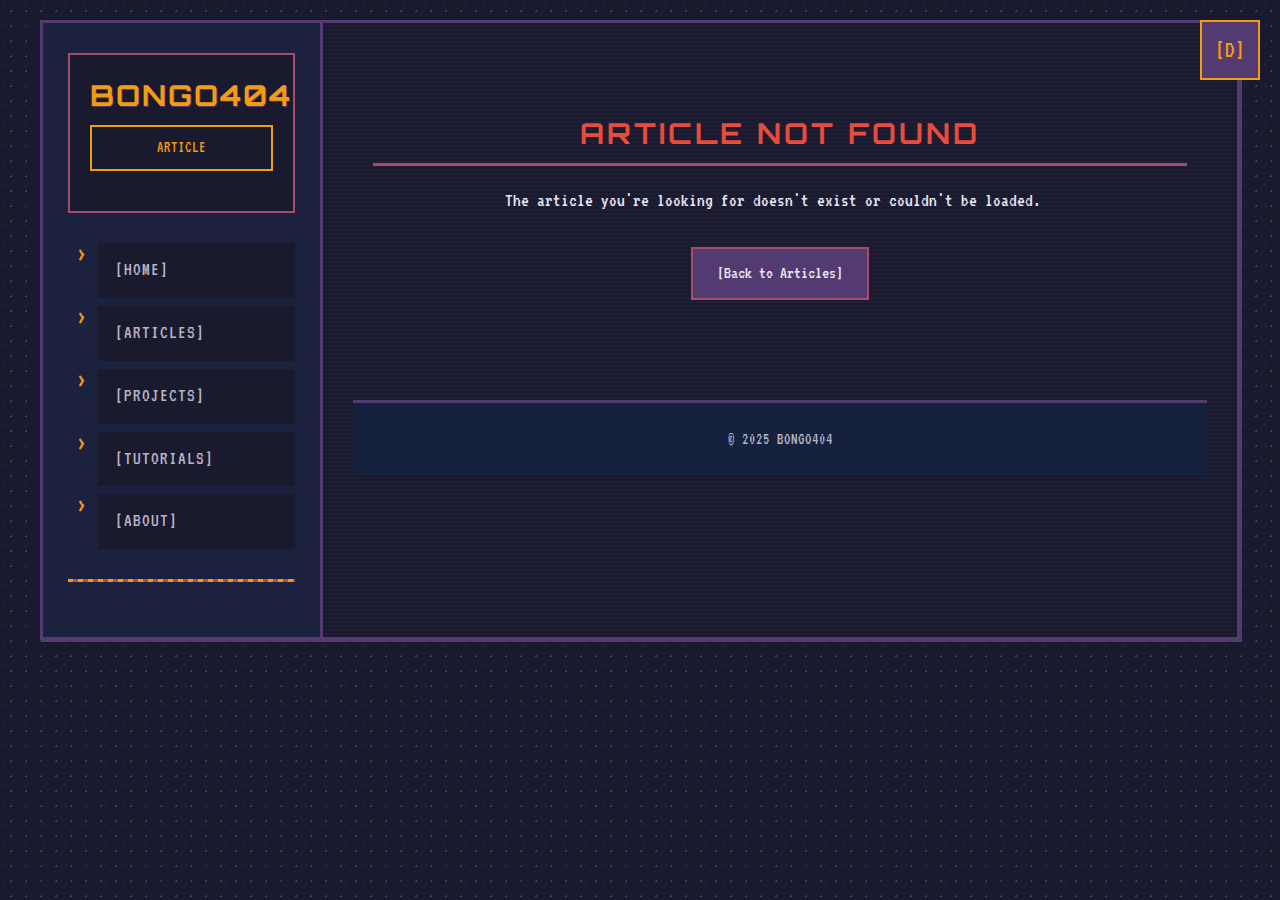
<file: htmls/individual-article.html>
<!DOCTYPE html>
<html lang="en">
<head>
    <meta charset="UTF-8">
    <meta name="viewport" content="width=device-width, initial-scale=1.0">
    <title>Article - Bongo404</title>
    <link rel="stylesheet" href="../css/style.css">
    <link rel="stylesheet" href="../css/individual-article.css">
</head>
<body> 
    <!-- Dark Mode Toggle Button -->
    <button class="dark-mode-toggle" onclick="toggleLightMode()" aria-label="Toggle light mode">
        [D]
    </button>

    <div class="container">
        <!-- Sidebar -->
        <div class="sidebar">
            <div class="sidebar-header">
                <h1>bongo404</h1>
                <p class="typewriter">Article</p>
            </div>
           
            <nav>
                <ul class="nav-links">
                    <li><a href="../index.html">[Home]</a></li>
                    <li><a href="articles.html">[Articles]</a></li>
                    <li><a href="projects.html">[Projects]</a></li>
                    <li><a href="tutorials.html">[Tutorials]</a></li>
                    <li><a href="#about">[About]</a></li>
                </ul>
            </nav>
           
            <hr class="decorative">
           
            <!-- Table of Contents (dynamically generated) -->
            <div class="toc-container" id="tocContainer" style="display: none;">
                <h3>Table of Contents</h3>
                <ul class="toc-list" id="tocList">
                    <!-- TOC items will be inserted here -->
                </ul>
            </div>
        </div>
       
        <!-- Main Content -->
        <div class="main-content">
            <!-- Loading State -->
            <div class="loading-state" id="loadingState">
                <p>> Loading article...</p>
            </div>

            <!-- Error State -->
            <div class="error-state" id="errorState" style="display: none;">
                <h2>Article Not Found</h2>
                <p>The article you're looking for doesn't exist or couldn't be loaded.</p>
                <a href="articles.html" class="back-btn">[Back to Articles]</a>
            </div>

            <!-- Article Content -->
            <article class="article-container" id="articleContainer" style="display: none;">
                <!-- Article Header -->
                <header class="article-header">
                    <a href="articles.html" class="back-link">[← Back to Articles]</a>
                    <div class="article-category-badge" id="categoryBadge"></div>
                    <h1 class="article-title" id="articleTitle"></h1>
                    <div class="article-metadata">
                        <span class="article-date" id="articleDate"></span>
                        <span class="article-author" id="articleAuthor"></span>
                        <span class="article-read-time" id="articleReadTime"></span>
                    </div>
                    <div class="article-tags" id="articleTags"></div>
                </header>

                <!-- Featured Image -->
                <div class="featured-image-container" id="featuredImageContainer" style="display: none;">
                    <img id="featuredImage" alt="" />
                </div>

                <!-- Article Body -->
                <div class="article-body" id="articleBody">
                    <!-- Content will be dynamically inserted here -->
                </div>

                <!-- Related Articles -->
                <div class="related-articles" id="relatedArticles" style="display: none;">
                    <h2>Related Articles</h2>
                    <div class="related-articles-grid" id="relatedArticlesGrid">
                        <!-- Related articles will be inserted here -->
                    </div>
                </div>
            </article>
           
            <!-- Footer -->
            <div class="footer">
                © 2025 Bongo404
            </div>
        </div>
    </div>

    <script src="../js/individual-article.js"></script>
</body>
</html>
</file>
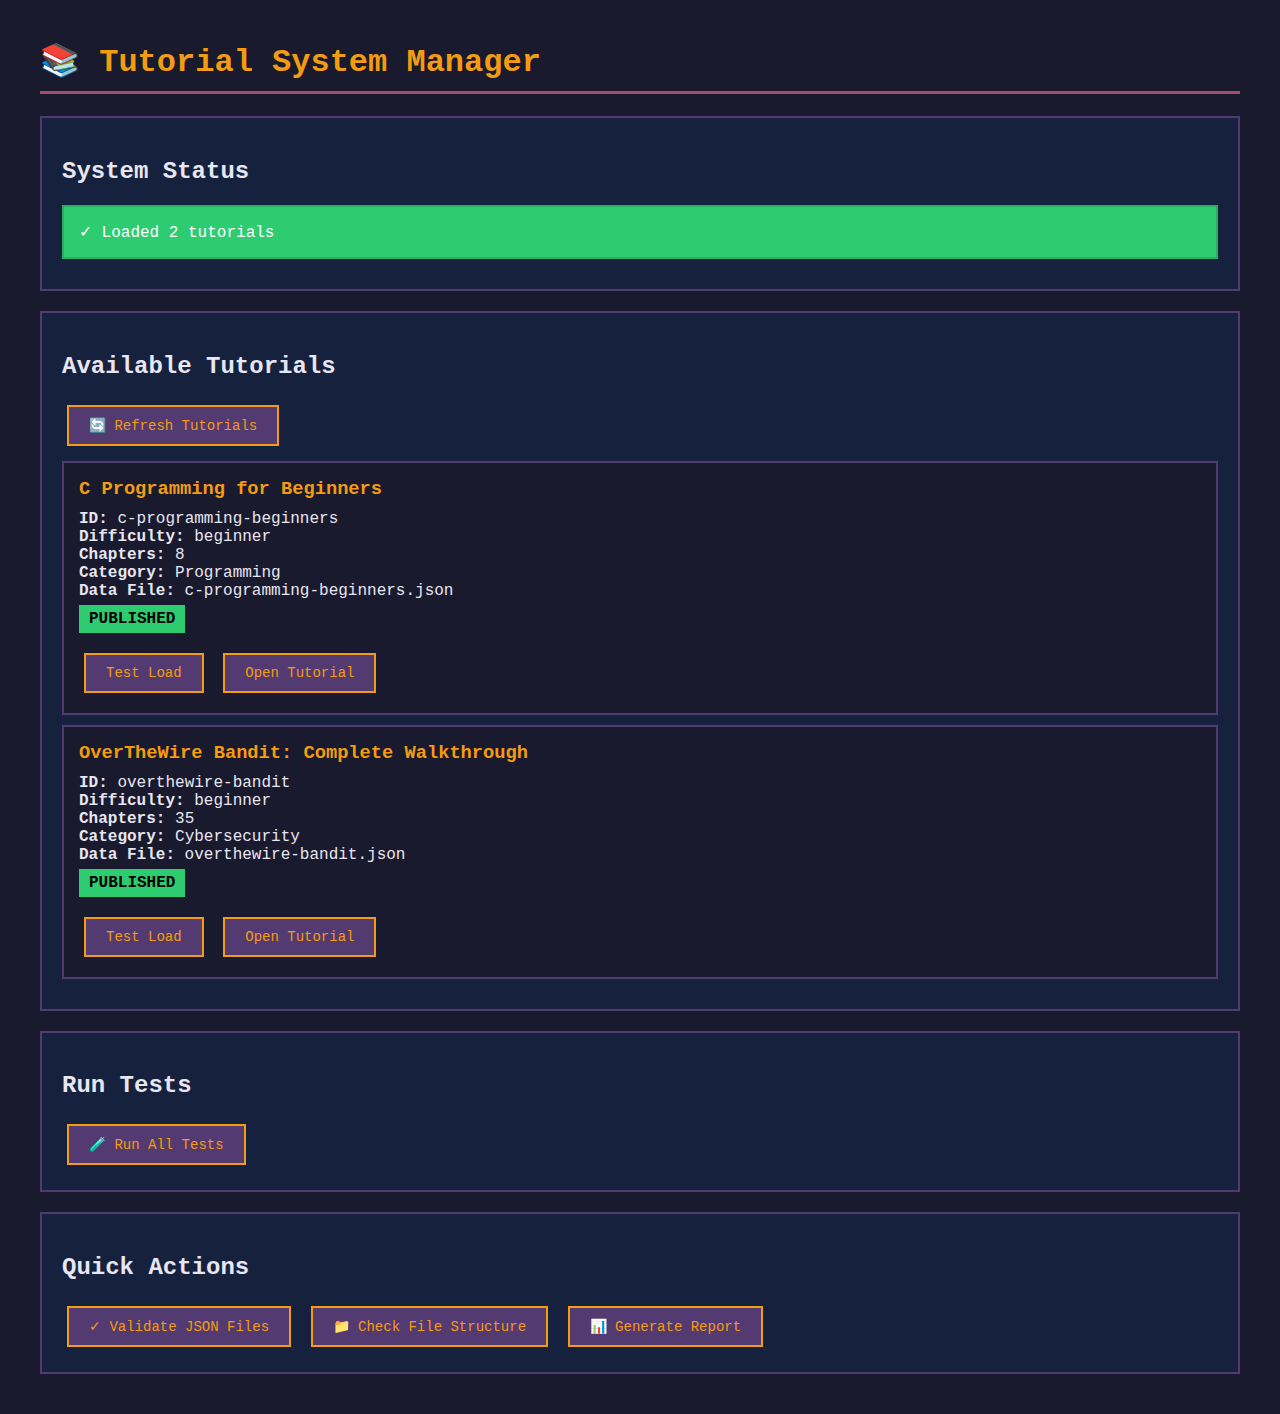
<file: htmls/tutorial-manager.html>
<!DOCTYPE html>
<html lang="en">
<head>
    <meta charset="UTF-8">
    <meta name="viewport" content="width=device-width, initial-scale=1.0">
    <title>Tutorial Manager - Bongo404</title>
    <style>
        body {
            font-family: 'Courier New', monospace;
            background: #1a1a2e;
            color: #e8e6f0;
            padding: 20px;
            max-width: 1200px;
            margin: 0 auto;
        }
        h1 {
            color: #f39c12;
            border-bottom: 3px solid #a64b6d;
            padding-bottom: 10px;
        }
        .section {
            background: #16213e;
            border: 2px solid #533a71;
            padding: 20px;
            margin: 20px 0;
        }
        .tutorial-item {
            background: #1a1a2e;
            border: 2px solid #533a71;
            padding: 15px;
            margin: 10px 0;
        }
        .tutorial-item h3 {
            color: #f39c12;
            margin: 0 0 10px 0;
        }
        .status {
            display: inline-block;
            padding: 5px 10px;
            margin: 5px 0;
            font-weight: bold;
        }
        .published {
            background: #2ecc71;
            color: #000;
        }
        .unpublished {
            background: #e74c3c;
            color: #fff;
        }
        button {
            background: #533a71;
            color: #f39c12;
            border: 2px solid #f39c12;
            padding: 10px 20px;
            margin: 5px;
            cursor: pointer;
            font-family: 'Courier New', monospace;
            font-size: 14px;
        }
        button:hover {
            background: #f39c12;
            color: #1a1a2e;
        }
        .error {
            background: #e74c3c;
            color: white;
            padding: 15px;
            margin: 10px 0;
            border: 2px solid #c0392b;
        }
        .success {
            background: #2ecc71;
            color: white;
            padding: 15px;
            margin: 10px 0;
            border: 2px solid #27ae60;
        }
        .info {
            background: #3498db;
            color: white;
            padding: 15px;
            margin: 10px 0;
            border: 2px solid #2980b9;
        }
        pre {
            background: #000;
            color: #0f0;
            padding: 15px;
            overflow-x: auto;
            border: 2px solid #533a71;
        }
        .test-result {
            margin: 10px 0;
            padding: 10px;
            border-left: 5px solid;
        }
        .test-pass {
            border-color: #2ecc71;
            background: rgba(46, 204, 113, 0.1);
        }
        .test-fail {
            border-color: #e74c3c;
            background: rgba(231, 76, 60, 0.1);
        }
    </style>
</head>
<body>
    <h1>📚 Tutorial System Manager</h1>
    
    <div class="section">
        <h2>System Status</h2>
        <div id="systemStatus">Checking...</div>
    </div>

    <div class="section">
        <h2>Available Tutorials</h2>
        <button onclick="loadTutorials()">🔄 Refresh Tutorials</button>
        <div id="tutorialsList">Loading...</div>
    </div>

    <div class="section">
        <h2>Run Tests</h2>
        <button onclick="runTests()">🧪 Run All Tests</button>
        <div id="testResults"></div>
    </div>

    <div class="section">
        <h2>Quick Actions</h2>
        <button onclick="validateJSON()">✓ Validate JSON Files</button>
        <button onclick="checkFiles()">📁 Check File Structure</button>
        <button onclick="generateReport()">📊 Generate Report</button>
    </div>

    <script>
        let tutorialsData = null;

        // Load tutorials from JSON
        async function loadTutorials() {
            const container = document.getElementById('tutorialsList');
            container.innerHTML = '<p>Loading tutorials...</p>';
            
            try {
                const response = await fetch('../data/tutorials-index.json');
                if (!response.ok) {
                    throw new Error(`HTTP ${response.status}: ${response.statusText}`);
                }
                tutorialsData = await response.json();
                
                let html = '';
                tutorialsData.tutorials.forEach(tutorial => {
                    const statusClass = tutorial.published ? 'published' : 'unpublished';
                    const statusText = tutorial.published ? 'PUBLISHED' : 'UNPUBLISHED';
                    
                    html += `
                        <div class="tutorial-item">
                            <h3>${tutorial.title}</h3>
                            <div><strong>ID:</strong> ${tutorial.id}</div>
                            <div><strong>Difficulty:</strong> ${tutorial.difficulty}</div>
                            <div><strong>Chapters:</strong> ${tutorial.totalChapters}</div>
                            <div><strong>Category:</strong> ${tutorial.category}</div>
                            <div><strong>Data File:</strong> ${tutorial.dataFile}</div>
                            <span class="status ${statusClass}">${statusText}</span>
                            <div style="margin-top: 10px;">
                                <button onclick="testTutorial('${tutorial.id}')">Test Load</button>
                                <button onclick="openTutorial('${tutorial.id}')">Open Tutorial</button>
                            </div>
                        </div>
                    `;
                });
                
                container.innerHTML = html || '<p>No tutorials found.</p>';
                updateSystemStatus('success', `✓ Loaded ${tutorialsData.tutorials.length} tutorials`);
            } catch (error) {
                container.innerHTML = `<div class="error">❌ Error loading tutorials: ${error.message}</div>`;
                updateSystemStatus('error', `✗ Failed to load tutorials`);
            }
        }

        // Test individual tutorial
        async function testTutorial(tutorialId) {
            const resultsDiv = document.getElementById('testResults');
            resultsDiv.innerHTML = `<p>Testing tutorial: ${tutorialId}...</p>`;
            
            try {
                const response = await fetch(`../data/${tutorialId}.json`);
                if (!response.ok) {
                    throw new Error(`Failed to load ${tutorialId}.json`);
                }
                const data = await response.json();
                
                let results = '<div class="success">✓ Tutorial JSON loaded successfully!</div>';
                results += `<pre>${JSON.stringify(data, null, 2).substring(0, 500)}...</pre>`;
                results += `<div class="info">
                    <strong>Tutorial Details:</strong><br>
                    - Title: ${data.title}<br>
                    - Chapters: ${data.chapters ? data.chapters.length : 0}<br>
                    - Difficulty: ${data.difficulty}
                </div>`;
                
                resultsDiv.innerHTML = results;
            } catch (error) {
                resultsDiv.innerHTML = `<div class="error">❌ Error: ${error.message}</div>`;
            }
        }

        // Open tutorial in new tab
        function openTutorial(tutorialId) {
            window.open(`tutorial.html?id=${tutorialId}`, '_blank');
        }

        // Run all tests
        async function runTests() {
            const resultsDiv = document.getElementById('testResults');
            resultsDiv.innerHTML = '<h3>Running Tests...</h3>';
            
            let allTests = [];
            
            // Test 1: Check tutorials-index.json
            allTests.push(testIndexFile());
            
            // Test 2: Check each tutorial data file
            if (tutorialsData) {
                for (const tutorial of tutorialsData.tutorials) {
                    allTests.push(testTutorialFile(tutorial.id, tutorial.dataFile));
                }
            }
            
            // Wait for all tests
            const results = await Promise.all(allTests);
            
            let html = '<h3>Test Results:</h3>';
            results.forEach(result => {
                const className = result.passed ? 'test-pass' : 'test-fail';
                const icon = result.passed ? '✓' : '✗';
                html += `<div class="test-result ${className}">${icon} ${result.message}</div>`;
            });
            
            resultsDiv.innerHTML = html;
        }

        async function testIndexFile() {
            try {
                const response = await fetch('../data/tutorials-index.json');
                if (!response.ok) throw new Error('Index file not found');
                const data = await response.json();
                return { passed: true, message: `tutorials-index.json: Found ${data.tutorials.length} tutorials` };
            } catch (error) {
                return { passed: false, message: `tutorials-index.json: ${error.message}` };
            }
        }

        async function testTutorialFile(id, filename) {
            try {
                const response = await fetch(`../data/${filename}`);
                if (!response.ok) throw new Error('File not found');
                const data = await response.json();
                return { passed: true, message: `${filename}: Valid (${data.chapters ? data.chapters.length : 0} chapters)` };
            } catch (error) {
                return { passed: false, message: `${filename}: ${error.message}` };
            }
        }

        // Validate JSON files
        async function validateJSON() {
            const resultsDiv = document.getElementById('testResults');
            resultsDiv.innerHTML = '<p>Validating JSON files...</p>';
            
            try {
                // Check index
                const indexResponse = await fetch('../data/tutorials-index.json');
                const indexData = await indexResponse.json();
                
                let results = '<div class="success">✓ tutorials-index.json is valid!</div>';
                
                // Check each tutorial's data file
                for (const tutorial of indexData.tutorials) {
                    try {
                        const tutResponse = await fetch(`../data/${tutorial.dataFile}`);
                        const tutData = await tutResponse.json();
                        results += `<div class="success">✓ ${tutorial.dataFile} is valid</div>`;
                    } catch (error) {
                        results += `<div class="error">✗ ${tutorial.dataFile}: ${error.message}</div>`;
                    }
                }
                
                resultsDiv.innerHTML = results;
            } catch (error) {
                resultsDiv.innerHTML = `<div class="error">❌ Validation failed: ${error.message}</div>`;
            }
        }

        // Check file structure
        async function checkFiles() {
            const resultsDiv = document.getElementById('testResults');
            
            const requiredFiles = [
                { path: '../data/tutorials-index.json', name: 'Tutorial Index' },
                { path: '../htmls/tutorial.html', name: 'Tutorial Template' },
                { path: '../htmls/tutorials.html', name: 'Tutorials Page' },
                { path: '../js/tutorial-page.js', name: 'Tutorial Page JS' },
                { path: '../js/tutorials.js', name: 'Tutorials List JS' },
                { path: '../css/tutorial-page.css', name: 'Tutorial Page CSS' },
                { path: '../css/tutorials.css', name: 'Tutorials List CSS' }
            ];
            
            let html = '<h3>File Structure Check:</h3>';
            
            for (const file of requiredFiles) {
                try {
                    const response = await fetch(file.path);
                    if (response.ok) {
                        html += `<div class="test-result test-pass">✓ ${file.name}: Found</div>`;
                    } else {
                        html += `<div class="test-result test-fail">✗ ${file.name}: Not found (${file.path})</div>`;
                    }
                } catch (error) {
                    html += `<div class="test-result test-fail">✗ ${file.name}: Error checking</div>`;
                }
            }
            
            resultsDiv.innerHTML = html;
        }

        // Generate report
        function generateReport() {
            if (!tutorialsData) {
                alert('Please load tutorials first!');
                return;
            }
            
            const report = {
                totalTutorials: tutorialsData.tutorials.length,
                published: tutorialsData.tutorials.filter(t => t.published).length,
                unpublished: tutorialsData.tutorials.filter(t => !t.published).length,
                byDifficulty: {},
                byCategory: {}
            };
            
            tutorialsData.tutorials.forEach(t => {
                report.byDifficulty[t.difficulty] = (report.byDifficulty[t.difficulty] || 0) + 1;
                report.byCategory[t.category] = (report.byCategory[t.category] || 0) + 1;
            });
            
            const resultsDiv = document.getElementById('testResults');
            resultsDiv.innerHTML = `
                <h3>Tutorial System Report</h3>
                <div class="info">
                    <strong>Overview:</strong><br>
                    - Total Tutorials: ${report.totalTutorials}<br>
                    - Published: ${report.published}<br>
                    - Unpublished: ${report.unpublished}<br>
                    <br>
                    <strong>By Difficulty:</strong><br>
                    ${Object.entries(report.byDifficulty).map(([k, v]) => `- ${k}: ${v}`).join('<br>')}
                    <br><br>
                    <strong>By Category:</strong><br>
                    ${Object.entries(report.byCategory).map(([k, v]) => `- ${k}: ${v}`).join('<br>')}
                </div>
            `;
        }

        // Update system status
        function updateSystemStatus(type, message) {
            const statusDiv = document.getElementById('systemStatus');
            const className = type === 'success' ? 'success' : type === 'error' ? 'error' : 'info';
            statusDiv.innerHTML = `<div class="${className}">${message}</div>`;
        }

        // Initialize on load
        window.addEventListener('load', () => {
            loadTutorials();
        });
    </script>
</body>
</html>
</file>
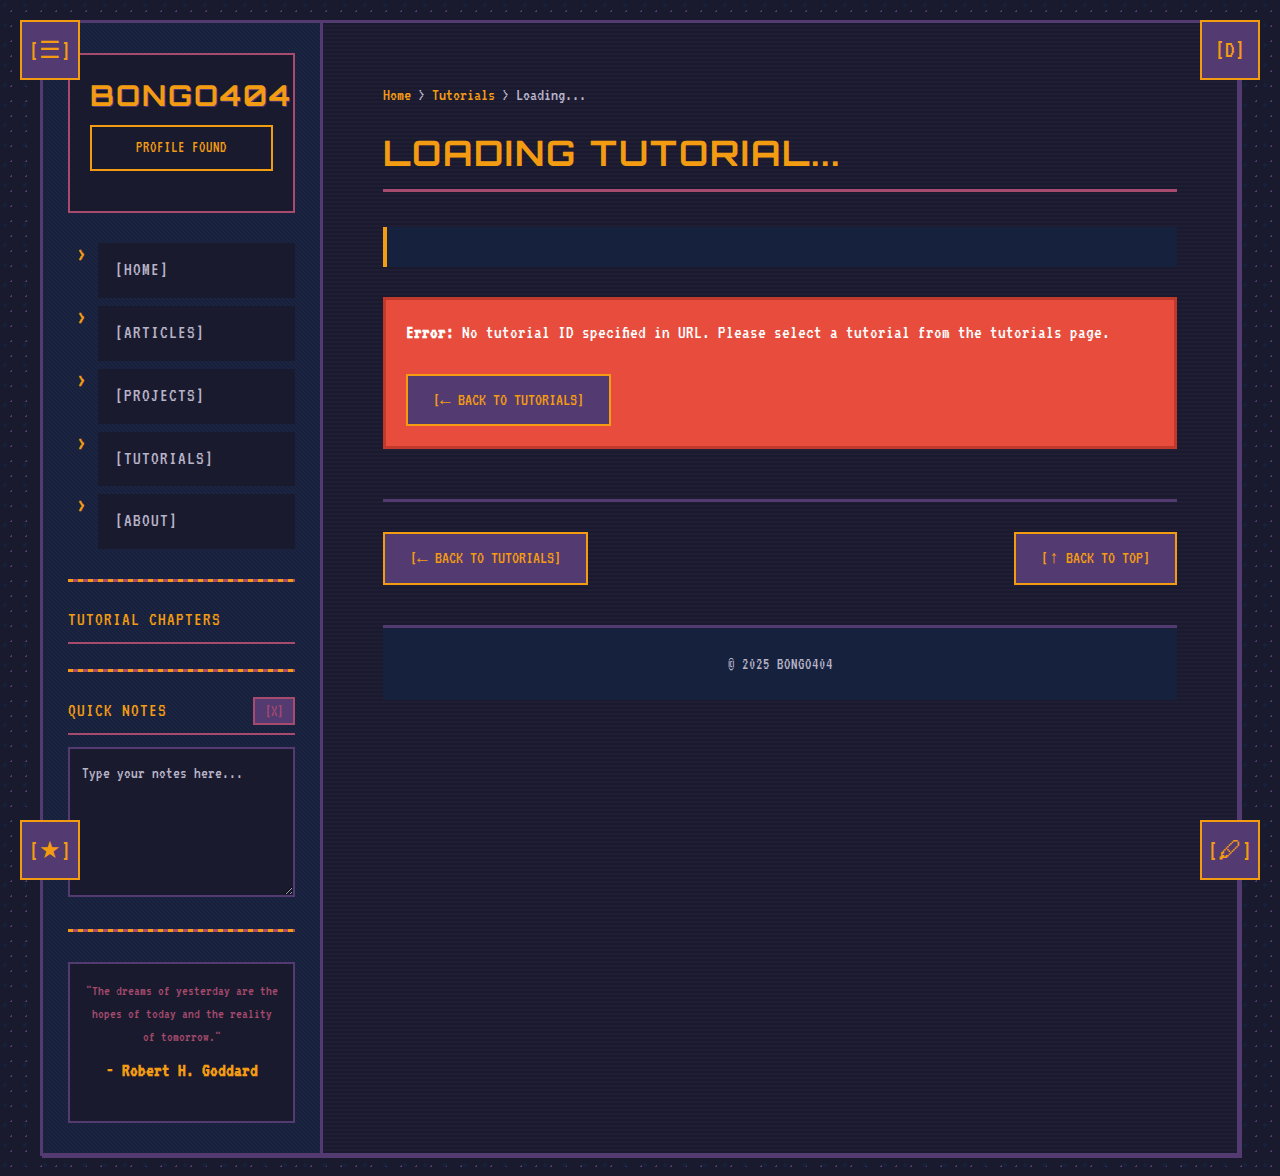
<file: htmls/tutorial.html>
<!DOCTYPE html>
<html lang="en">
<head>
    <meta charset="UTF-8">
    <meta name="viewport" content="width=device-width, initial-scale=1.0">
    <title id="pageTitle">Tutorial - Bongo404</title>
    <link rel="stylesheet" href="../css/style.css">
    <link rel="stylesheet" href="../css/tutorial-page.css">
</head>
<body> 
    <!-- Dark Mode Toggle Button -->
    <button class="dark-mode-toggle" onclick="toggleLightMode()" aria-label="Toggle light mode">
        [D]
    </button>

    <button class="sidebar-toggle" onclick="toggleSidebar()" aria-label="Toggle sidebar">
        [☰]
    </button>

    <button class="highlighter-toggle" onclick="toggleHighlighter()" aria-label="Toggle highlighter">
    [🖊]
    </button>

    <!-- Bookmarks Toggle Button -->
    <button class="bookmarks-toggle" onclick="toggleBookmarksPanel()" aria-label="Toggle bookmarks">
        [★]
    </button>

    <!-- Bookmarks Panel -->
    <div class="bookmarks-panel" id="bookmarksPanel">
        <div class="bookmarks-header">
            <h3>Bookmarks</h3>
            <button class="close-bookmarks" onclick="toggleBookmarksPanel()">[✕]</button>
        </div>
        <div class="bookmarks-count" id="bookmarksCount">0 / 10 bookmarks</div>
        <div class="bookmarks-list" id="bookmarksList">
            <p class="no-bookmarks">No bookmarks yet. Click "Add Bookmark" button next to any section to save your place!</p>
        </div>
    </div>

    <div class="container">
        <!-- Sidebar -->
        <div class="sidebar">
            <div class="sidebar-header">
                <h1>bongo404</h1>
                <p class="typewriter">Profile Found</p>
            </div>
           
            <nav>
                <ul class="nav-links">
                    <li><a href="../index.html">[Home]</a></li>
                    <li><a href="articles.html">[Articles]</a></li>
                    <li><a href="projects.html">[Projects]</a></li>
                    <li><a href="tutorials.html">[Tutorials]</a></li>
                    <li><a href="#about">[About]</a></li>
                </ul>
            </nav>
           
            <hr class="decorative">

            <!-- Tutorial Navigation -->
            <div class="tutorial-nav-section">
                <div class="tutorial-nav-header">Tutorial Chapters</div>
                <ul class="chapter-nav" id="chapterNav">
                    <!-- Chapters will be inserted dynamically -->
                </ul>
            </div>

            <hr class="decorative">

            <!-- Notes Section -->
            <div class="notes-section">
                <div class="notes-header">
                    <span>Quick Notes</span>
                    <button class="clear-notes-btn" onclick="clearNotes()" title="Clear all notes">[X]</button>
                </div>
                <textarea id="tutorialNotes" class="notes-textarea" placeholder="Type your notes here..."></textarea>
            </div>
           
            <hr class="decorative">
           
            <div class="sidebar-footer">
                <p>"The dreams of yesterday are the hopes of today and the reality of tomorrow."</p>
                <p>- Robert H. Goddard</p>
            </div>
        </div>
       
        <!-- Main Tutorial Content -->
        <div class="main-content">
            <div class="tutorial-content">
                <div class="breadcrumb">
                    <a href="../index.html">Home</a> > <a href="tutorials.html">Tutorials</a> > <span id="breadcrumbTitle">Loading...</span>
                </div>

                <div class="tutorial-header">
                    <h2 class="tutorial-title" id="tutorialTitle">Loading Tutorial...</h2>
                    <div class="tutorial-meta-bar" id="tutorialMeta">
                        <!-- Meta information will be inserted dynamically -->
                    </div>
                    <div class="tutorial-intro" id="tutorialIntro">
                        <!-- Introduction will be inserted dynamically -->
                    </div>
                </div>

                <!-- Tutorial Chapters Container -->
                <div id="chaptersContainer">
                    <!-- Chapters will be inserted dynamically -->
                </div>

                <!-- Navigation Buttons -->
                <div class="nav-buttons">
                    <a href="tutorials.html" class="nav-btn">[← Back to Tutorials]</a>
                    <a href="#" class="nav-btn" onclick="scrollToTop(event)">[↑ Back to Top]</a>
                </div>

                <!-- Footer -->
                <div class="footer">
                    © 2025 Bongo404
                </div>
            </div>
        </div>
    </div>

    <script src="../js/tutorial-page.js"></script>
</body>
</html>
</file>
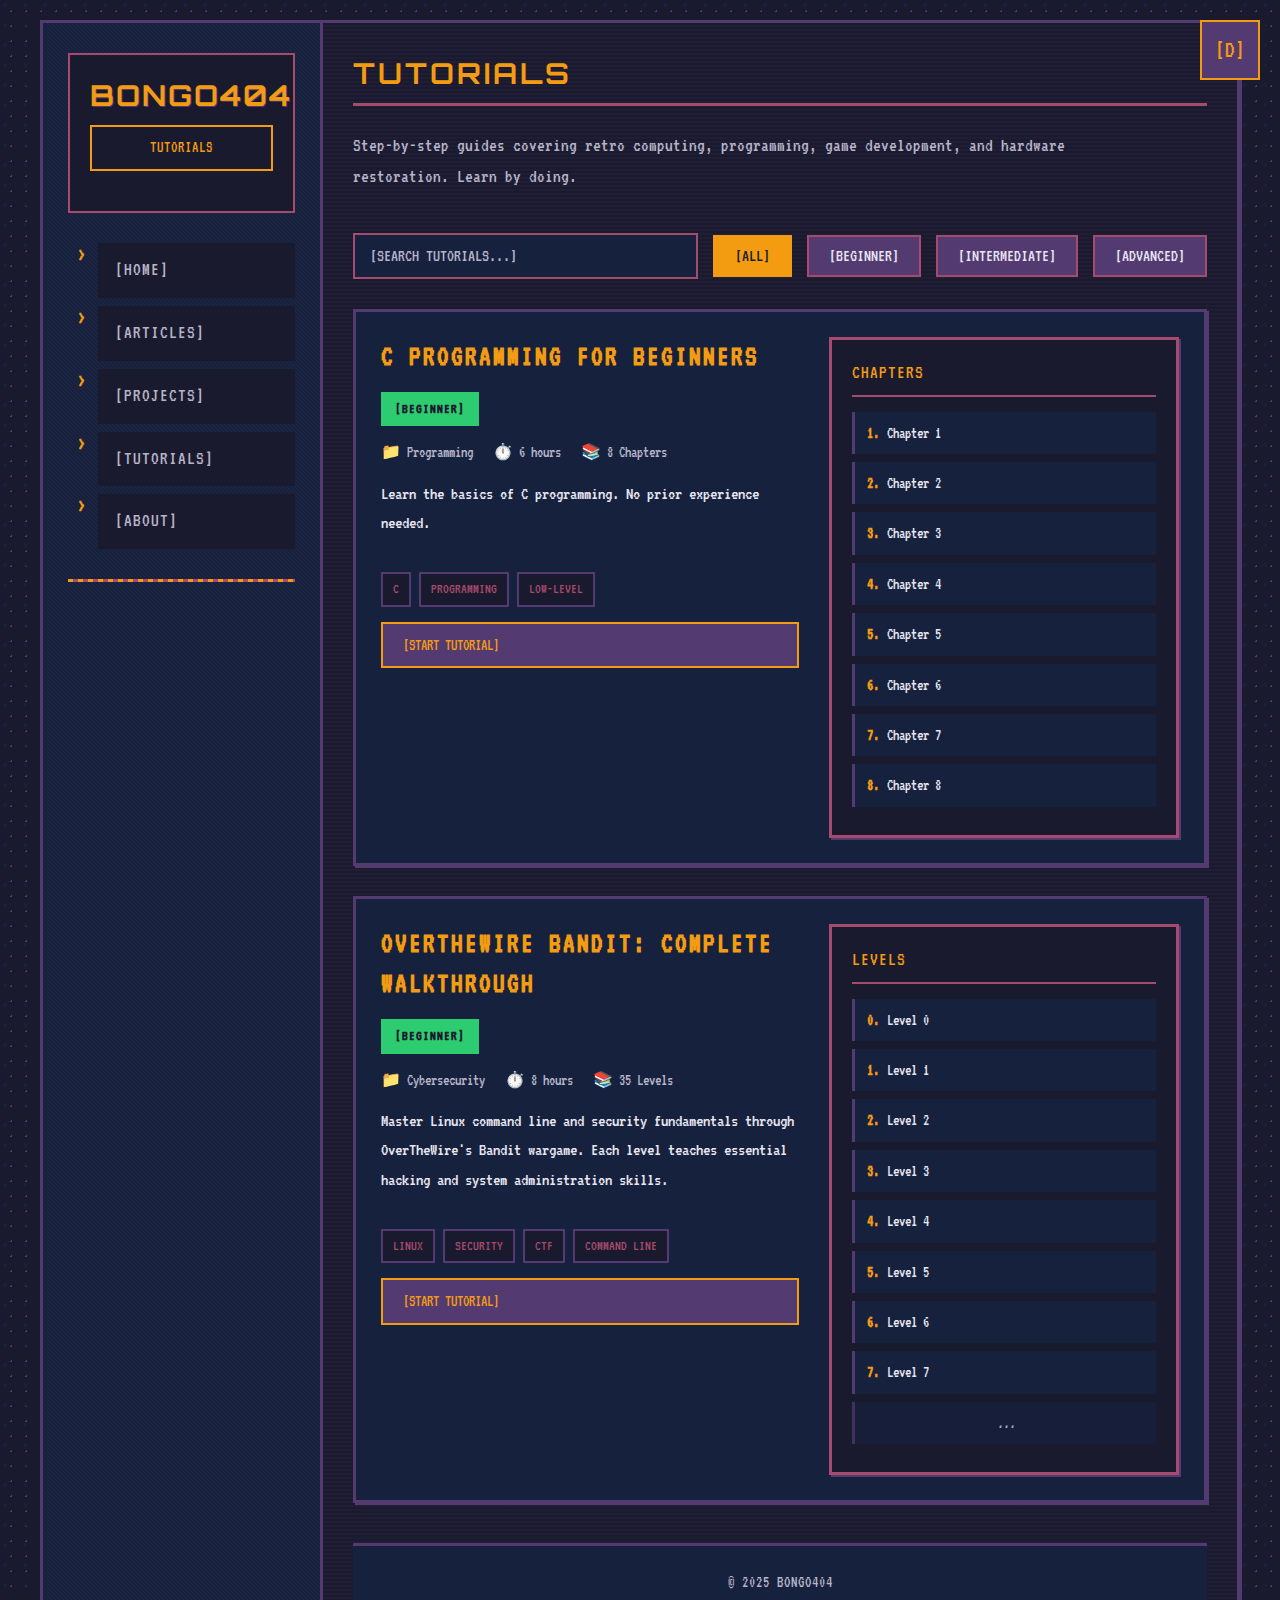
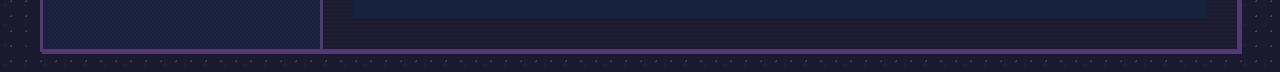
<file: htmls/tutorials.html>
<!DOCTYPE html>
<html lang="en">
<head>
    <meta charset="UTF-8">
    <meta name="viewport" content="width=device-width, initial-scale=1.0">
    <title>Tutorials - Bongo404</title>
    <link rel="stylesheet" href="../css/style.css">
    <link rel="stylesheet" href="../css/tutorials.css">
    
</head>
<body> 
    <!-- Dark Mode Toggle Button -->
    <button class="dark-mode-toggle" onclick="toggleLightMode()" aria-label="Toggle light mode">
        [D]
    </button>

    <div class="container">
        <!-- Sidebar -->
        <div class="sidebar">
            <div class="sidebar-header">
                <h1>bongo404</h1>
                <p class="typewriter">Tutorials</p>
            </div>
           
            <nav>
                <ul class="nav-links">
                    <li><a href="index.html">[Home]</a></li>
                    <li><a href="articles.html">[Articles]</a></li>
                    <li><a href="projects.html">[Projects]</a></li>
                    <li><a href="tutorials.html">[Tutorials]</a></li>
                    <li><a href="#about">[About]</a></li>
                </ul>
            </nav>
           
            <hr class="decorative">
           
            <!--<div class="sidebar-footer">
                <p>"The dreams of yesterday are the hopes of today and the reality of tomorrow."</p>
                <p>- Robert H. Goddard</p>
            </div> -->
        </div>
       
        <!-- Main Content -->
        <div class="main-content">
            <div class="tutorials-header">
                <h2>Tutorials</h2>
                <p class="tutorials-intro">Step-by-step guides covering retro computing, programming, game development, and hardware restoration. Learn by doing.</p>
            </div>

            <!-- Search and Filter Controls -->
            <div class="controls-bar">
                <div class="search-container">
                    <input type="text" class="search-input" id="searchInput" placeholder="[SEARCH TUTORIALS...]">
                </div>
                <div class="filter-bar">
                    <button class="filter-btn active" data-filter="all">[All]</button>
                    <button class="filter-btn" data-filter="beginner">[Beginner]</button>
                    <button class="filter-btn" data-filter="intermediate">[Intermediate]</button>
                    <button class="filter-btn" data-filter="advanced">[Advanced]</button>
                </div>
            </div>

            <!-- Tutorials List -->
            <div class="tutorials-list" id="tutorialsList">
                <!-- Tutorials will be dynamically inserted here -->
            </div>

            <div class="no-tutorials" id="noTutorials" style="display: none;">
                > No tutorials found matching your criteria
            </div>
           
            <!-- Footer -->
            <div class="footer">
                © 2025 Bongo404
            </div>
        </div>
    </div>

    <script src="../js/tutorials.js"></script>
</body>
</html>
</file>
<file: css/style.css>
/*style.css*/
        @import url('https://fonts.googleapis.com/css2?family=VT323&family=Orbitron:wght@400;700&display=swap');
        
        /* Twilight 5 Color Palette */
        :root {
            --twilight-darkest: #1a1a2e;    /* Deep navy/purple */
            --twilight-dark: #16213e;       /* Dark blue */
            --twilight-medium: #533a71;     /* Purple */
            --twilight-light: #a64b6d;      /* Rose/pink */
            --twilight-accent: #f39c12;     /* Golden orange */
             
            /* Additional colors for better contrast */
            --text-light: #e8e6f0;
            --text-muted: #b8b4c8;
            --bg-overlay: #1a1a2e;
            --border-color: #533a71;
            --pixel-shadow: 2px 2px 0px;
        }

        * {
            margin: 0;
            padding: 0;
            box-sizing: border-box;
        }

        body {
            font-family: 'VT323', monospace;
            line-height: 1.4;
            color: var(--text-light);
            background-color: var(--twilight-darkest);
            background-image: 
                radial-gradient(circle at 25% 25%, var(--twilight-dark) 2px, transparent 2px),
                radial-gradient(circle at 75% 75%, var(--twilight-medium) 1px, transparent 1px);
            background-size: 20px 20px, 15px 15px;
            min-height: 100vh;
            padding: 20px;
            image-rendering: pixelated;
        }

        /* Dark Mode Toggle Button */
        .dark-mode-toggle {
            position: fixed;
            top: 20px;
            right: 20px;
            background-color: var(--twilight-medium);
            border: 2px solid var(--twilight-accent);
            padding: 12px;
            cursor: pointer;
            font-size: 1.5rem;
            color: var(--twilight-accent);
            transition: background-color 0.2s ease;
            z-index: 1000;
            width: 60px;
            height: 60px;
            display: flex;
            align-items: center;
            justify-content: center;
            font-family: 'VT323', monospace;
        }

        .dark-mode-toggle:hover {
            background-color: var(--twilight-dark);
        }

        .container {
            display: flex;
            max-width: 1200px;
            margin: 0 auto;
            background-color: var(--bg-overlay);
            border: 3px solid var(--border-color);
            box-shadow: var(--pixel-shadow) var(--twilight-medium);
        }

        /* Sidebar */
        .sidebar {
            width: 280px;
            padding: 30px 25px;
            background-color: var(--twilight-dark);
            border-right: 3px solid var(--border-color);
            position: relative;
        }

        .sidebar::before {
            content: '';
            position: absolute;
            top: 0;
            left: 0;
            right: 0;
            bottom: 0;
            background-image: 
                linear-gradient(45deg, transparent 40%, rgba(163, 75, 109, 0.1) 50%, transparent 60%);
            background-size: 4px 4px;
            pointer-events: none;
        }

        .sidebar-header {
            margin-bottom: 30px;
            text-align: center;
            position: relative;
            z-index: 2;
            border: 2px solid var(--twilight-light);
            padding: 20px;
            background-color: var(--twilight-darkest);
        }

        h1 {
            font-family: 'Orbitron', monospace;
            font-size: 1.8rem;
            font-weight: 700;
            color: var(--twilight-accent);
            margin-bottom: 10px;
            text-shadow: 1px 1px 0px var(--twilight-medium);
            letter-spacing: 2px;
            text-transform: uppercase;
        }

        .typewriter {
            font-family: 'VT323', monospace;
            background-color: var(--twilight-darkest);
            padding: 8px 12px;
            border: 2px solid var(--twilight-accent);
            color: var(--twilight-accent);
            font-size: 1rem;
            letter-spacing: 1px;
            text-transform: uppercase;
        }

        .nav-links {
            list-style: none;
            margin-bottom: 30px;
            position: relative;
            z-index: 2;
        }

        .nav-links li {
            margin-bottom: 8px;
        }

        .nav-links a {
            display: block;
            padding: 12px 15px;
            color: var(--text-muted);
            text-decoration: none;
            font-size: 1.2rem;
            text-transform: uppercase;
            letter-spacing: 1px;
            transition: all 0.15s ease;
            border: 2px solid transparent;
            background-color: var(--twilight-darkest);
        }

        .nav-links a:hover {
            color: var(--twilight-accent);
            border-color: var(--twilight-light);
            background-color: var(--twilight-medium);
        }

        /* Decorative line */
        hr.decorative {
            border: 0;
            height: 3px;
            background-color: var(--twilight-accent);
            margin: 25px 0;
            position: relative;
        }

        hr.decorative::before {
            content: '';
            position: absolute;
            left: 0;
            top: 0;
            width: 100%;
            height: 100%;
            background-image: repeating-linear-gradient(
                90deg,
                var(--twilight-accent),
                var(--twilight-accent) 5px,
                var(--twilight-light) 5px,
                var(--twilight-light) 10px
            );
        }

        .sidebar-footer {
            margin-top: 30px;
            font-size: 1rem;
            color: var(--text-muted);
            text-align: center;
            position: relative;
            z-index: 2;
            padding: 15px;
            background-color: var(--twilight-darkest);
            border: 2px solid var(--twilight-medium);
        }

        .sidebar-footer p:first-child {
            color: var(--twilight-light);
            margin-bottom: 8px;
            font-size: 0.9rem;
        }

        .sidebar-footer p:last-child {
            color: var(--twilight-accent);
            font-weight: bold;
        }

        /* Main Content */
        .main-content {
            padding: 30px;
            flex: 1;
            background-color: var(--twilight-darkest);
            position: relative;
        }

        .main-content::before {
            content: '';
            position: absolute;
            top: 0;
            left: 0;
            right: 0;
            bottom: 0;
            background-image: 
                repeating-linear-gradient(
                    0deg,
                    transparent,
                    transparent 2px,
                    rgba(83, 58, 113, 0.1) 2px,
                    rgba(83, 58, 113, 0.1) 4px
                );
            pointer-events: none;
        }

        h2 {
            font-family: 'Orbitron', monospace;
            font-size: 1.8rem;
            font-weight: 700;
            color: var(--twilight-accent);
            margin-bottom: 25px;
            text-transform: uppercase;
            letter-spacing: 3px;
            position: relative;
            z-index: 2;
            border-bottom: 3px solid var(--twilight-light);
            padding-bottom: 10px;
        }

        h3 {
            font-family: 'VT323', monospace;
            font-size: 1.4rem;
            color: var(--twilight-light);
            margin-bottom: 15px;
            text-transform: uppercase;
            letter-spacing: 2px;
        }

        p {
            margin-bottom: 20px;
            font-size: 1.2rem;
            max-width: 800px;
            color: var(--text-light);
            line-height: 1.6;
            position: relative;
            z-index: 2;
        }

        a {
            color: var(--twilight-accent);
            text-decoration: none;
            transition: color 0.15s ease;
            position: relative;
        }

        a:hover {
            color: var(--twilight-light);
        }

        .read-more {
            display: inline-block;
            padding: 15px 25px;
            background-color: var(--twilight-medium);
            color: var(--twilight-accent) !important;
            text-transform: uppercase;
            font-weight: bold;
            letter-spacing: 2px;
            transition: all 0.15s ease;
            border: 3px solid var(--twilight-accent);
            font-family: 'VT323', monospace;
            font-size: 1.1rem;
            box-shadow: var(--pixel-shadow) var(--twilight-light);
        }

        .read-more:hover {
            background-color: var(--twilight-accent);
            color: var(--twilight-darkest) !important;
            border-color: var(--twilight-light);
        }

        ul {
            margin-left: 30px;
            margin-bottom: 20px;
            position: relative;
            z-index: 2;
        }

        li {
            color: var(--text-light);
            margin-bottom: 8px;
            font-size: 1.1rem;
            position: relative;
        }

        li::before {
            content: '>';
            color: var(--twilight-accent);
            font-weight: bold;
            position: absolute;
            left: -20px;
        }

        li::marker {
            content: none;
        }

        /* Footer */
        .footer {
            text-align: center;
            padding: 25px;
            margin-top: 40px;
            font-size: 1rem;
            color: var(--text-muted);
            border-top: 3px solid var(--border-color);
            background-color: var(--twilight-dark);
            text-transform: uppercase;
            letter-spacing: 1px;
            position: relative;
            z-index: 2;
        }

        /* Image styling */
        img {
            border: 3px solid var(--twilight-light);
            box-shadow: var(--pixel-shadow) var(--twilight-medium);
            image-rendering: pixelated;
        }

        /* Welcome content specific styles */
        .welcome-content {
            position: relative;
            z-index: 2;
        }

        /* Responsive design */
        @media (max-width: 768px) {
            .container {
                flex-direction: column;
                margin: 10px;
            }

            .sidebar {
                width: 100%;
                border-right: none;
                border-bottom: 3px solid var(--border-color);
            }

            .main-content {
                padding: 20px;
            }

            h1 {
                font-size: 1.5rem;
            }

            h2 {
                font-size: 1.5rem;
            }

            .dark-mode-toggle {
                top: 10px;
                right: 10px;
                width: 50px;
                height: 50px;
                font-size: 1.2rem;
            }
        }

        /* Light mode styles */
        body.light-mode {
            background-color: #f0f0f0;
            background-image: 
                radial-gradient(circle at 25% 25%, #e0e0e0 2px, transparent 2px),
                radial-gradient(circle at 75% 75%, #d0d0d0 1px, transparent 1px);
            color: #2d2d2d;
        }

        body.light-mode .container {
            background-color: #ffffff;
            border-color: #cccccc;
            box-shadow: var(--pixel-shadow) #999999;
        }

        body.light-mode .sidebar {
            background-color: #f5f5f5;
            border-right-color: #cccccc;
        }

        body.light-mode .sidebar-header,
        body.light-mode .nav-links a,
        body.light-mode .sidebar-footer,
        body.light-mode .main-content {
            background-color: #ffffff;
        }

        body.light-mode h1,
        body.light-mode h2,
        body.light-mode h3,
        body.light-mode p,
        body.light-mode li {
            color: #2d2d2d;
        }

        body.light-mode .nav-links a {
            color: #666666;
        }

        body.light-mode .nav-links a:hover {
            color: var(--twilight-accent);
            border-color: var(--twilight-medium);
            background-color: #f0f0f0;
        }

        body.light-mode .sidebar-footer {
            color: #666666;
        }

        body.light-mode .typewriter {
            background-color: #ffffff;
            border-color: var(--twilight-medium);
            color: var(--twilight-medium);
        }

        body.light-mode .footer {
            background-color: #f5f5f5;
            color: #666666;
        }

        body.light-mode .dark-mode-toggle {
            background-color: #ffffff;
            border-color: var(--twilight-medium);
            color: var(--twilight-medium);
        }

        body.light-mode .dark-mode-toggle:hover {
            background-color: #f0f0f0;
        }
</file>
<file: css/index.css>
/* Homepage specific styles */
        .hero-section {
            margin-bottom: 40px;
            position: relative;
            z-index: 2;
        }

        .hero-title {
            font-size: 2.2rem;
            margin-bottom: 15px;
        }

        .hero-subtitle {
            font-size: 1.3rem;
            color: var(--text-muted);
            margin-bottom: 20px;
        }

        body.light-mode .hero-subtitle {
            color: #666666;
        }



        .section-header {
            display: flex;
            justify-content: space-between;
            align-items: center;
            margin-bottom: 25px;
            position: relative;
            z-index: 2;
        }

        .section-title {
            font-size: 1.6rem;
            color: var(--twilight-accent);
            text-transform: uppercase;
            letter-spacing: 2px;
            border-bottom: 3px solid var(--twilight-light);
            padding-bottom: 8px;
            margin: 0;
        }

        .view-all-link {
            font-size: 1.1rem;
            padding: 8px 15px;
            background-color: var(--twilight-medium);
            border: 2px solid var(--twilight-accent);
            color: var(--twilight-accent);
            text-transform: uppercase;
            transition: all 0.15s ease;
        }

        .view-all-link:hover {
            background-color: var(--twilight-accent);
            color: var(--twilight-darkest);
        }

        body.light-mode .view-all-link {
            background-color: #ffffff;
            border-color: var(--twilight-medium);
        }

        body.light-mode .view-all-link:hover {
            background-color: var(--twilight-medium);
            color: #ffffff;
        }

        .featured-posts {
            display: grid;
            grid-template-columns: repeat(auto-fill, minmax(300px, 1fr));
            gap: 20px;
            margin-bottom: 40px;
            position: relative;
            z-index: 2;
        }

        .post-card {
            background-color: var(--twilight-dark);
            border: 3px solid var(--twilight-medium);
            padding: 20px;
            transition: all 0.2s ease;
            box-shadow: var(--pixel-shadow) var(--twilight-medium);
            display: flex;
            flex-direction: column;
        }

        .post-card:hover {
            border-color: var(--twilight-accent);
            transform: translateY(-3px);
            box-shadow: 4px 4px 0px var(--twilight-light);
        }

        body.light-mode .post-card {
            background-color: #ffffff;
            border-color: #cccccc;
            box-shadow: var(--pixel-shadow) #999999;
        }

        body.light-mode .post-card:hover {
            border-color: var(--twilight-medium);
            box-shadow: 4px 4px 0px var(--twilight-medium);
        }

        .post-badge {
            display: inline-block;
            padding: 5px 10px;
            background-color: var(--twilight-accent);
            color: var(--twilight-darkest);
            font-size: 0.85rem;
            text-transform: uppercase;
            letter-spacing: 1px;
            margin-bottom: 12px;
            border: 2px solid var(--twilight-accent);
            font-weight: bold;
        }

        .post-card h3 {
            font-size: 1.3rem;
            margin-bottom: 10px;
            color: var(--twilight-light);
        }

        body.light-mode .post-card h3 {
            color: #2d2d2d;
        }

        .post-meta {
            font-size: 0.95rem;
            color: var(--text-muted);
            margin-bottom: 12px;
        }

        body.light-mode .post-meta {
            color: #666666;
        }

        .post-excerpt {
            font-size: 1.05rem;
            line-height: 1.5;
            color: var(--text-light);
            margin-bottom: 15px;
            flex-grow: 1;
        }

        body.light-mode .post-excerpt {
            color: #2d2d2d;
        }

        .post-link {
            padding: 10px 20px;
            background-color: var(--twilight-medium);
            color: var(--twilight-accent);
            text-align: center;
            border: 2px solid var(--twilight-accent);
            transition: all 0.15s ease;
            text-transform: uppercase;
            font-size: 1rem;
        }

        .post-link:hover {
            background-color: var(--twilight-accent);
            color: var(--twilight-darkest);
        }

        body.light-mode .post-link {
            background-color: #f0f0f0;
            border-color: var(--twilight-medium);
        }

        /* Calendar styles */
        .calendar {
            background-color: var(--twilight-darkest);
            border: 2px solid var(--twilight-medium);
            padding: 15px;
            margin-bottom: 20px;
        }

        .calendar-header {
            text-align: center;
            color: var(--twilight-accent);
            font-size: 1.2rem;
            margin-bottom: 15px;
            text-transform: uppercase;
            letter-spacing: 1px;
            border-bottom: 2px solid var(--twilight-light);
            padding-bottom: 8px;
        }

        .event-list {
            list-style: none;
            margin: 0;
        }

        .event-item {
            padding: 12px;
            margin-bottom: 10px;
            background-color: var(--twilight-dark);
            border-left: 3px solid var(--twilight-accent);
        }

        .event-item::before {
            content: none;
        }

        .event-date {
            color: var(--twilight-accent);
            font-size: 0.9rem;
            font-weight: bold;
            margin-bottom: 5px;
            display: block;
        }

        .event-title {
            color: var(--text-light);
            font-size: 1rem;
        }

        body.light-mode .calendar {
            background-color: #ffffff;
            border-color: #cccccc;
        }

        body.light-mode .event-item {
            background-color: #f5f5f5;
        }

        body.light-mode .event-title {
            color: #2d2d2d;
        }

        .quick-links {
            background-color: var(--twilight-darkest);
            border: 2px solid var(--twilight-medium);
            padding: 15px;
        }

        .quick-links h4 {
            color: var(--twilight-accent);
            font-size: 1.1rem;
            margin-bottom: 12px;
            text-transform: uppercase;
            letter-spacing: 1px;
        }

        .quick-links ul {
            list-style: none;
            margin: 0;
        }

        .quick-links li {
            margin-bottom: 8px;
        }

        .quick-links li::before {
            content: '▸';
            color: var(--twilight-accent);
            left: -15px;
        }

        .quick-links a {
            color: var(--text-light);
            font-size: 1rem;
        }

        .quick-links a:hover {
            color: var(--twilight-accent);
        }

        body.light-mode .quick-links {
            background-color: #ffffff;
            border-color: #cccccc;
        }

        body.light-mode .quick-links a {
            color: #2d2d2d;
        }

        @media (max-width: 768px) {
            .featured-posts {
                grid-template-columns: 1fr;
            }

            .stats-bar {
                flex-direction: column;
            }

            .hero-title {
                font-size: 1.8rem;
            }
        }
</file>
<file: css/articles.css>
/* Additional styles for articles page */
        .articles-header {
            margin-bottom: 30px;
            position: relative;
            z-index: 2;
        }

        .filter-bar {
            display: flex;
            gap: 15px;
            margin-bottom: 30px;
            flex-wrap: wrap;
            position: relative;
            z-index: 2;
        }

        .filter-btn, .sort-select {
            padding: 10px 20px;
            background-color: var(--twilight-medium);
            color: var(--text-light);
            border: 2px solid var(--twilight-light);
            cursor: pointer;
            font-family: 'VT323', monospace;
            font-size: 1.1rem;
            text-transform: uppercase;
            transition: all 0.15s ease;
        }

        .filter-btn:hover, .sort-select:hover {
            background-color: var(--twilight-light);
            color: var(--twilight-darkest);
        }

        .filter-btn.active {
            background-color: var(--twilight-accent);
            color: var(--twilight-darkest);
            border-color: var(--twilight-accent);
        }

        .sort-select {
            padding: 10px 15px;
        }

        body.light-mode .filter-btn,
        body.light-mode .sort-select {
            background-color: #ffffff;
            color: #2d2d2d;
            border-color: var(--twilight-medium);
        }

        body.light-mode .filter-btn:hover,
        body.light-mode .sort-select:hover {
            background-color: #f0f0f0;
        }

        body.light-mode .filter-btn.active {
            background-color: var(--twilight-accent);
            color: #ffffff;
        }

        .articles-grid {
            display: grid;
            grid-template-columns: repeat(auto-fill, minmax(320px, 1fr));
            gap: 25px;
            margin-bottom: 40px;
            position: relative;
            z-index: 2;
        }

        .article-card {
            background-color: var(--twilight-dark);
            border: 3px solid var(--twilight-medium);
            padding: 20px;
            transition: all 0.2s ease;
            box-shadow: var(--pixel-shadow) var(--twilight-medium);
            display: flex;
            flex-direction: column;
        }

        .article-card:hover {
            border-color: var(--twilight-accent);
            transform: translateY(-3px);
            box-shadow: 4px 4px 0px var(--twilight-light);
        }

        body.light-mode .article-card {
            background-color: #ffffff;
            border-color: #cccccc;
            box-shadow: var(--pixel-shadow) #999999;
        }

        body.light-mode .article-card:hover {
            border-color: var(--twilight-medium);
            box-shadow: 4px 4px 0px var(--twilight-medium);
        }

        .article-category {
            display: inline-block;
            padding: 5px 12px;
            background-color: var(--twilight-medium);
            color: var(--twilight-accent);
            font-size: 0.9rem;
            text-transform: uppercase;
            letter-spacing: 1px;
            margin-bottom: 12px;
            border: 2px solid var(--twilight-accent);
        }

        body.light-mode .article-category {
            background-color: #f0f0f0;
            border-color: var(--twilight-medium);
            color: var(--twilight-medium);
        }

        .article-card h3 {
            margin-bottom: 12px;
            font-size: 1.4rem;
        }

        .article-date {
            color: var(--text-muted);
            font-size: 1rem;
            margin-bottom: 12px;
        }

        body.light-mode .article-date {
            color: #666666;
        }

        .article-excerpt {
            color: var(--text-light);
            font-size: 1.1rem;
            line-height: 1.5;
            margin-bottom: 15px;
            flex-grow: 1;
        }

        body.light-mode .article-excerpt {
            color: #2d2d2d;
        }

        .article-card .read-more {
            padding: 10px 20px;
            font-size: 1rem;
            align-self: flex-start;
        }

        .no-articles {
            text-align: center;
            padding: 60px 20px;
            color: var(--text-muted);
            font-size: 1.3rem;
            position: relative;
            z-index: 2;
        }

        /* Additional styles for article meta information */
        .article-meta {
            margin-bottom: 15px;
            font-size: 1rem;
            color: var(--text-muted);
        }

        .article-meta .read-time {
            display: inline-block;
            padding: 4px 10px;
            background-color: var(--twilight-medium);
            border: 1px solid var(--twilight-light);
            margin-right: 10px;
        }

        body.light-mode .article-meta {
            color: #666666;
        }

        body.light-mode .article-meta .read-time {
            background-color: #f0f0f0;
            border-color: #cccccc;
        }


        @media (max-width: 768px) {
            .articles-grid {
                grid-template-columns: 1fr;
            }

            .filter-bar {
                flex-direction: column;
            }
        }
</file>
<file: css/individual-article.css>
/* individual-article.css - Styles for individual article pages */

/* Loading and Error States */
.loading-state {
    text-align: center;
    padding: 60px 20px;
    color: var(--text-muted);
    font-size: 1.3rem;
}

.error-state {
    text-align: center;
    padding: 60px 20px;
}

.error-state h2 {
    color: #e74c3c;
    margin-bottom: 20px;
}

.error-state p {
    color: var(--text-light);
    margin-bottom: 30px;
}

.back-btn {
    display: inline-block;
    padding: 12px 24px;
    background-color: var(--twilight-medium);
    color: var(--text-light);
    border: 2px solid var(--twilight-light);
    text-decoration: none;
    font-family: 'VT323', monospace;
    font-size: 1.1rem;
    transition: all 0.15s ease;
}

.back-btn:hover {
    background-color: var(--twilight-light);
    color: var(--twilight-darkest);
}

/* Table of Contents */
.toc-container {
    margin-top: 30px;
    padding: 20px;
    background-color: var(--twilight-dark);
    border: 2px solid var(--twilight-medium);
}

.toc-container h3 {
    margin-bottom: 15px;
    color: var(--twilight-accent);
    font-size: 1.2rem;
}

.toc-list {
    list-style: none;
    padding: 0;
}

.toc-list li {
    margin-bottom: 8px;
}

.toc-list a {
    color: var(--text-light);
    text-decoration: none;
    transition: color 0.15s ease;
}

.toc-list a:hover {
    color: var(--twilight-accent);
}

.toc-level-2 {
    padding-left: 0;
}

.toc-level-3 {
    padding-left: 20px;
    font-size: 0.95rem;
}

body.light-mode .toc-container {
    background-color: #f9f9f9;
    border-color: #cccccc;
}

body.light-mode .toc-container h3 {
    color: var(--twilight-medium);
}

body.light-mode .toc-list a {
    color: #2d2d2d;
}

body.light-mode .toc-list a:hover {
    color: var(--twilight-medium);
}

/* Article Container */
.article-container {
    max-width: 800px;
}

/* Article Header */
.article-header {
    margin-bottom: 40px;
    padding-bottom: 30px;
    border-bottom: 3px solid var(--twilight-medium);
}

.back-link {
    display: inline-block;
    color: var(--text-muted);
    text-decoration: none;
    margin-bottom: 20px;
    font-size: 1.1rem;
    transition: color 0.15s ease;
}

.back-link:hover {
    color: var(--twilight-accent);
}

.article-category-badge {
    display: inline-block;
    padding: 6px 14px;
    background-color: var(--twilight-medium);
    color: var(--twilight-accent);
    font-size: 0.9rem;
    text-transform: uppercase;
    letter-spacing: 1px;
    margin-bottom: 15px;
    border: 2px solid var(--twilight-accent);
}

.article-title {
    font-size: 2.5rem;
    margin-bottom: 20px;
    line-height: 1.2;
}

.article-metadata {
    display: flex;
    flex-wrap: wrap;
    gap: 20px;
    color: var(--text-muted);
    font-size: 1rem;
    margin-bottom: 15px;
}

.article-tags {
    display: flex;
    flex-wrap: wrap;
    gap: 10px;
}

.article-tags .tag {
    padding: 5px 12px;
    background-color: var(--twilight-dark);
    border: 1px solid var(--twilight-medium);
    font-size: 0.9rem;
}

body.light-mode .article-header {
    border-color: #cccccc;
}

body.light-mode .article-category-badge {
    background-color: #f0f0f0;
    border-color: var(--twilight-medium);
    color: var(--twilight-medium);
}

body.light-mode .article-metadata {
    color: #666666;
}

body.light-mode .article-tags .tag {
    background-color: #f0f0f0;
    border-color: #cccccc;
}

/* Featured Image */
.featured-image-container {
    margin-bottom: 40px;
    border: 3px solid var(--twilight-medium);
}

.featured-image-container img {
    width: 100%;
    height: auto;
    display: block;
}

body.light-mode .featured-image-container {
    border-color: #cccccc;
}

/* Article Body */
.article-body {
    font-size: 1.15rem;
    line-height: 1.8;
    color: var(--text-light);
}

.article-body p {
    margin-bottom: 20px;
}

.article-body h2 {
    font-size: 2rem;
    margin-top: 40px;
    margin-bottom: 20px;
    color: var(--twilight-accent);
    border-bottom: 2px solid var(--twilight-medium);
    padding-bottom: 10px;
}

.article-body h3 {
    font-size: 1.6rem;
    margin-top: 30px;
    margin-bottom: 15px;
    color: var(--twilight-light);
}

.article-body ul {
    margin-bottom: 20px;
    padding-left: 30px;
}

.article-body li {
    margin-bottom: 10px;
}

.article-body .article-image {
    margin: 30px 0;
    border: 3px solid var(--twilight-medium);
}

.article-body .article-image img {
    width: 100%;
    height: auto;
    display: block;
}

.article-body figcaption {
    padding: 10px;
    background-color: var(--twilight-dark);
    color: var(--text-muted);
    font-size: 0.95rem;
    text-align: center;
}

.article-body pre {
    background-color: var(--twilight-darkest);
    border: 2px solid var(--twilight-medium);
    padding: 20px;
    margin: 20px 0;
    overflow-x: auto;
    font-family: 'Courier New', monospace;
    font-size: 0.95rem;
    line-height: 1.5;
}

.article-body code {
    color: var(--twilight-accent);
}

body.light-mode .article-body {
    color: #2d2d2d;
}

body.light-mode .article-body h2 {
    color: var(--twilight-medium);
    border-color: #cccccc;
}

body.light-mode .article-body h3 {
    color: #2d2d2d;
}

body.light-mode .article-body .article-image {
    border-color: #cccccc;
}

body.light-mode .article-body figcaption {
    background-color: #f0f0f0;
    color: #666666;
}

body.light-mode .article-body pre {
    background-color: #f5f5f5;
    border-color: #cccccc;
}

body.light-mode .article-body code {
    color: var(--twilight-medium);
}

/* Related Articles */
.related-articles {
    margin-top: 60px;
    padding-top: 40px;
    border-top: 3px solid var(--twilight-medium);
}

.related-articles h2 {
    margin-bottom: 30px;
    font-size: 2rem;
}

.related-articles-grid {
    display: grid;
    grid-template-columns: repeat(auto-fill, minmax(300px, 1fr));
    gap: 20px;
}

.related-article-card {
    background-color: var(--twilight-dark);
    border: 3px solid var(--twilight-medium);
    padding: 20px;
    transition: all 0.2s ease;
    box-shadow: var(--pixel-shadow) var(--twilight-medium);
}

.related-article-card:hover {
    border-color: var(--twilight-accent);
    transform: translateY(-3px);
    box-shadow: 4px 4px 0px var(--twilight-light);
}

.related-article-card .article-category {
    display: inline-block;
    padding: 5px 12px;
    background-color: var(--twilight-medium);
    color: var(--twilight-accent);
    font-size: 0.9rem;
    text-transform: uppercase;
    letter-spacing: 1px;
    margin-bottom: 12px;
    border: 2px solid var(--twilight-accent);
}

.related-article-card h3 {
    margin-bottom: 12px;
    font-size: 1.3rem;
}

.related-article-card p {
    color: var(--text-light);
    font-size: 1rem;
    line-height: 1.5;
    margin-bottom: 15px;
}

.related-article-card .read-more {
    display: inline-block;
    padding: 8px 16px;
    background-color: var(--twilight-medium);
    color: var(--text-light);
    border: 2px solid var(--twilight-light);
    text-decoration: none;
    font-size: 0.95rem;
    transition: all 0.15s ease;
}

.related-article-card .read-more:hover {
    background-color: var(--twilight-light);
    color: var(--twilight-darkest);
}

body.light-mode .related-articles {
    border-color: #cccccc;
}

body.light-mode .related-article-card {
    background-color: #ffffff;
    border-color: #cccccc;
    box-shadow: var(--pixel-shadow) #999999;
}

body.light-mode .related-article-card:hover {
    border-color: var(--twilight-medium);
    box-shadow: 4px 4px 0px var(--twilight-medium);
}

body.light-mode .related-article-card .article-category {
    background-color: #f0f0f0;
    border-color: var(--twilight-medium);
    color: var(--twilight-medium);
}

body.light-mode .related-article-card p {
    color: #2d2d2d;
}

/* Responsive Design */
@media (max-width: 768px) {
    .article-title {
        font-size: 2rem;
    }
    
    .article-body {
        font-size: 1.05rem;
    }
    
    .article-body h2 {
        font-size: 1.6rem;
    }
    
    .article-body h3 {
        font-size: 1.3rem;
    }
    
    .related-articles-grid {
        grid-template-columns: 1fr;
    }
}
</file>
<file: css/tutorial-page.css>
/* Tutorial page specific styles */
.tutorial-content {
    padding: 30px;
    position: relative;
    z-index: 2;
}

.tutorial-nav-section {
    margin-bottom: 20px;
    position: relative;
    z-index: 2;
}

.tutorial-nav-header {
    color: var(--twilight-accent);
    font-size: 1.2rem;
    margin-bottom: 12px;
    text-transform: uppercase;
    letter-spacing: 1px;
    border-bottom: 2px solid var(--twilight-light);
    padding-bottom: 8px;
}

.chapter-nav {
    list-style: none;
    margin: 0;
}

.chapter-nav li {
    margin-bottom: 5px;
}

.chapter-nav li::before {
    content: none;
}

.chapter-link {
    display: block;
    padding: 8px 10px;
    color: var(--text-muted);
    text-decoration: none;
    font-size: 1rem;
    border-left: 3px solid transparent;
    transition: all 0.15s ease;
    background-color: var(--twilight-darkest);
}

.chapter-link:hover {
    color: var(--twilight-accent);
    border-left-color: var(--twilight-accent);
    background-color: var(--twilight-medium);
}

.chapter-link.active {
    color: var(--twilight-accent);
    background-color: var(--twilight-medium);
    border-left-color: var(--twilight-accent);
    font-weight: bold;
}

body.light-mode .chapter-link {
    color: #666666;
    background-color: #ffffff;
}

body.light-mode .chapter-link:hover {
    color: var(--twilight-medium);
    background-color: #f0f0f0;
}

body.light-mode .chapter-link.active {
    background-color: #e0e0e0;
}

.notes-section {
    margin-bottom: 20px;
    position: relative;
    z-index: 2;
}

.notes-header {
    display: flex;
    justify-content: space-between;
    align-items: center;
    color: var(--twilight-accent);
    font-size: 1.2rem;
    margin-bottom: 12px;
    text-transform: uppercase;
    letter-spacing: 1px;
    border-bottom: 2px solid var(--twilight-light);
    padding-bottom: 8px;
}

.clear-notes-btn {
    background-color: var(--twilight-medium);
    border: 2px solid var(--twilight-light);
    color: var(--twilight-light);
    padding: 4px 10px;
    cursor: pointer;
    font-family: 'VT323', monospace;
    font-size: 1rem;
    transition: all 0.15s ease;
}

.clear-notes-btn:hover {
    background-color: var(--twilight-light);
    color: var(--twilight-darkest);
}

body.light-mode .clear-notes-btn {
    background-color: #ffffff;
    border-color: var(--twilight-medium);
    color: var(--twilight-medium);
}

body.light-mode .clear-notes-btn:hover {
    background-color: var(--twilight-medium);
    color: #ffffff;
}

.notes-textarea {
    width: 100%;
    min-height: 150px;
    max-height: 300px;
    background-color: var(--twilight-darkest);
    color: var(--text-light);
    border: 2px solid var(--twilight-medium);
    padding: 12px;
    font-family: 'VT323', monospace;
    font-size: 1.05rem;
    resize: vertical;
    line-height: 1.5;
}

.notes-textarea:focus {
    outline: none;
    border-color: var(--twilight-accent);
}

.notes-textarea::placeholder {
    color: var(--text-muted);
}

body.light-mode .notes-textarea {
    background-color: #ffffff;
    color: #2d2d2d;
    border-color: #cccccc;
}

body.light-mode .notes-textarea:focus {
    border-color: var(--twilight-medium);
}

.tutorial-header {
    margin-bottom: 30px;
}

.tutorial-title {
    font-size: 2.2rem;
    color: var(--twilight-accent);
    margin-bottom: 15px;
    text-transform: uppercase;
    letter-spacing: 2px;
    border-bottom: 3px solid var(--twilight-light);
    padding-bottom: 12px;
}

.tutorial-meta-bar {
    display: flex;
    gap: 20px;
    flex-wrap: wrap;
    font-size: 1.1rem;
    color: var(--text-muted);
    margin-bottom: 20px;
}

body.light-mode .tutorial-meta-bar {
    color: #666666;
}

.tutorial-intro {
    font-size: 1.25rem;
    line-height: 1.7;
    color: var(--text-light);
    margin-bottom: 30px;
    padding: 20px;
    background-color: var(--twilight-dark);
    border-left: 4px solid var(--twilight-accent);
}

body.light-mode .tutorial-intro {
    color: #2d2d2d;
    background-color: #f9f9f9;
}

.chapter-section {
    margin-bottom: 50px;
    scroll-margin-top: 20px;
}

.chapter-title {
    font-size: 1.8rem;
    color: var(--twilight-light);
    margin-bottom: 20px;
    text-transform: uppercase;
    letter-spacing: 1px;
    border-left: 5px solid var(--twilight-accent);
    padding-left: 15px;
}

body.light-mode .chapter-title {
    color: var(--twilight-medium);
}

.chapter-content p {
    margin-bottom: 20px;
    font-size: 1.2rem;
    line-height: 1.7;
}

.code-block {
    background-color: var(--twilight-darkest);
    border: 3px solid var(--twilight-medium);
    padding: 20px;
    padding-top: 30px;
    margin: 25px 0;
    margin-top: 35px;
    overflow-x: auto;
    position: relative;
}

.code-block::before {
    content: attr(data-lang);
    position: absolute;
    top: -2px;
    left: 15px;
    background-color: var(--twilight-accent);
    color: var(--twilight-darkest);
    padding: 6px 14px;
    font-size: 0.9rem;
    font-weight: bold;
    letter-spacing: 1px;
    border: 2px solid var(--twilight-medium);
    z-index: 1;
}

.copy-code-btn {
    position: absolute;
    top: -2px;
    right: 15px;
    background-color: var(--twilight-medium);
    border: 2px solid var(--twilight-light);
    color: var(--twilight-light);
    padding: 6px 14px;
    cursor: pointer;
    font-family: 'VT323', monospace;
    font-size: 0.9rem;
    font-weight: bold;
    letter-spacing: 1px;
    transition: all 0.15s ease;
    z-index: 2;
}

.copy-code-btn:hover {
    background-color: var(--twilight-light);
    color: var(--twilight-darkest);
}

.copy-code-btn.copied {
    background-color: #2ecc71;
    border-color: #2ecc71;
    color: var(--twilight-darkest);
}

body.light-mode .copy-code-btn {
    background-color: #ffffff;
    border-color: var(--twilight-medium);
    color: var(--twilight-medium);
}

body.light-mode .copy-code-btn:hover {
    background-color: var(--twilight-medium);
    color: #ffffff;
}

.code-block code {
    font-family: 'VT323', monospace;
    font-size: 1.15rem;
    color: var(--twilight-accent);
    line-height: 1.6;
    display: block;
    white-space: pre-wrap;
}

body.light-mode .code-block {
    background-color: #2d2d2d;
    border-color: #666666;
}

.info-box {
    background-color: var(--twilight-medium);
    border: 3px solid var(--twilight-accent);
    padding: 20px;
    margin: 25px 0;
    border-left: 5px solid var(--twilight-accent);
}

.info-box-title {
    color: var(--twilight-accent);
    font-size: 1.3rem;
    margin-bottom: 10px;
    text-transform: uppercase;
    letter-spacing: 1px;
}

.info-box p {
    color: var(--text-light);
    margin-bottom: 10px;
}

body.light-mode .info-box {
    background-color: #fff8e1;
    border-color: var(--twilight-medium);
}

body.light-mode .info-box p {
    color: #2d2d2d;
}

.exercise-box {
    background-color: var(--twilight-dark);
    border: 3px solid var(--twilight-light);
    padding: 20px;
    margin: 25px 0;
}

.exercise-title {
    color: var(--twilight-light);
    font-size: 1.3rem;
    margin-bottom: 15px;
    text-transform: uppercase;
}

.exercise-box p {
    color: var(--text-light);
}

body.light-mode .exercise-box {
    background-color: #f5f5f5;
    border-color: var(--twilight-medium);
}

body.light-mode .exercise-box p {
    color: #2d2d2d;
}

.nav-buttons {
    display: flex;
    justify-content: space-between;
    gap: 15px;
    margin-top: 50px;
    padding-top: 30px;
    border-top: 3px solid var(--twilight-medium);
}

.nav-btn {
    padding: 12px 25px;
    background-color: var(--twilight-medium);
    color: var(--twilight-accent);
    border: 2px solid var(--twilight-accent);
    cursor: pointer;
    font-family: 'VT323', monospace;
    font-size: 1.1rem;
    text-transform: uppercase;
    transition: all 0.15s ease;
    text-decoration: none;
    display: inline-block;
}

.nav-btn:hover {
    background-color: var(--twilight-accent);
    color: var(--twilight-darkest);
}

.nav-btn:disabled {
    opacity: 0.5;
    cursor: not-allowed;
}

body.light-mode .nav-btn {
    background-color: #ffffff;
    border-color: var(--twilight-medium);
    color: var(--twilight-medium);
}

body.light-mode .nav-btn:hover {
    background-color: var(--twilight-medium);
    color: #ffffff;
}

.breadcrumb {
    font-size: 1.1rem;
    color: var(--text-muted);
    margin-bottom: 20px;
}

.breadcrumb a {
    color: var(--twilight-accent);
}

.breadcrumb a:hover {
    color: var(--twilight-light);
}

body.light-mode .breadcrumb {
    color: #666666;
}

.loading-message {
    text-align: center;
    padding: 60px 20px;
    color: var(--twilight-accent);
    font-size: 1.5rem;
}

.error-message {
    background-color: #e74c3c;
    color: #ffffff;
    padding: 20px;
    margin: 30px 0;
    border: 3px solid #c0392b;
    font-size: 1.2rem;
}

/* Sidebar Toggle Button */
.sidebar-toggle {
    position: fixed;
    top: 20px;
    left: 20px;
    background-color: var(--twilight-medium);
    border: 2px solid var(--twilight-accent);
    padding: 12px;
    cursor: pointer;
    font-size: 1.5rem;
    color: var(--twilight-accent);
    transition: background-color 0.2s ease;
    z-index: 1000;
    width: 60px;
    height: 60px;
    display: flex;
    align-items: center;
    justify-content: center;
    font-family: 'VT323', monospace;
}

.sidebar-toggle:hover {
    background-color: var(--twilight-dark);
}

body.light-mode .sidebar-toggle {
    background-color: #ffffff;
    border-color: var(--twilight-medium);
    color: var(--twilight-medium);
}

body.light-mode .sidebar-toggle:hover {
    background-color: #f0f0f0;
}

/* Sidebar closed state */
.container.sidebar-closed .sidebar {
    width: 0;
    padding: 0;
    opacity: 0;
    overflow: hidden;
    border-right-width: 0;
}

.container.sidebar-closed .main-content {
    margin-left: 0;
    width: 100%;
    max-width: 100%;
}

/* Smooth transition for sidebar */
.container .sidebar {
    transition: width 0.6s cubic-bezier(0.4, 0, 0.2, 1),
                opacity 0.6s cubic-bezier(0.4, 0, 0.2, 1),
                padding 0.6s cubic-bezier(0.4, 0, 0.2, 1),
                border-right-width 0.6s cubic-bezier(0.4, 0, 0.2, 1);
}

/* Smooth transition for content expansion */
.container .main-content {
    transition: margin-left 0.6s cubic-bezier(0.4, 0, 0.2, 1), 
                width 0.6s cubic-bezier(0.4, 0, 0.2, 1), 
                max-width 0.6s cubic-bezier(0.4, 0, 0.2, 1);
}

/* Adjust toggle button position when sidebar is closed */
.container.sidebar-closed .sidebar-toggle {
    left: 20px;
}

/* Add this to tutorial-page.css */

/* Bookmarks Toggle Button */
.bookmarks-toggle {
    position: fixed;
    bottom: 20px;
    left: 20px;
    background-color: var(--twilight-medium);
    border: 2px solid var(--twilight-accent);
    padding: 12px;
    cursor: pointer;
    font-size: 1.5rem;
    color: var(--twilight-accent);
    transition: background-color 0.2s ease;
    z-index: 1000;
    width: 60px;
    height: 60px;
    display: flex;
    align-items: center;
    justify-content: center;
    font-family: 'VT323', monospace;
}

.bookmarks-toggle:hover {
    background-color: var(--twilight-dark);
}

body.light-mode .bookmarks-toggle {
    background-color: #ffffff;
    border-color: var(--twilight-medium);
    color: var(--twilight-medium);
}

body.light-mode .bookmarks-toggle:hover {
    background-color: #f0f0f0;
}

/* Bookmarks Panel */
.bookmarks-panel {
    position: fixed;
    bottom: 90px;
    left: 20px;
    width: 350px;
    max-height: 500px;
    background-color: var(--twilight-dark);
    border: 3px solid var(--twilight-accent);
    box-shadow: 4px 4px 0px var(--twilight-medium);
    z-index: 999;
    display: none;
    flex-direction: column;
    overflow: hidden;
}

.bookmarks-panel.active {
    display: flex;
}

.bookmarks-header {
    display: flex;
    justify-content: space-between;
    align-items: center;
    padding: 15px;
    background-color: var(--twilight-medium);
    border-bottom: 2px solid var(--twilight-accent);
}

.bookmarks-header h3 {
    color: var(--twilight-accent);
    font-size: 1.3rem;
    margin: 0;
    text-transform: uppercase;
    letter-spacing: 1px;
}

.close-bookmarks {
    background-color: transparent;
    border: none;
    color: var(--twilight-accent);
    font-size: 1.5rem;
    cursor: pointer;
    font-family: 'VT323', monospace;
    padding: 0;
    transition: color 0.2s ease;
}

.close-bookmarks:hover {
    color: var(--twilight-light);
}

.bookmarks-count {
    padding: 10px 15px;
    background-color: var(--twilight-darkest);
    color: var(--text-muted);
    font-size: 1rem;
    text-align: center;
    border-bottom: 2px solid var(--twilight-medium);
}

.bookmarks-list {
    flex: 1;
    overflow-y: auto;
    padding: 10px;
    background-color: var(--twilight-darkest);
}

.no-bookmarks {
    text-align: center;
    color: var(--text-muted);
    padding: 20px;
    font-size: 1rem;
}

.bookmark-item {
    background-color: var(--twilight-medium);
    border: 2px solid var(--twilight-light);
    padding: 12px;
    margin-bottom: 8px;
    cursor: pointer;
    transition: all 0.15s ease;
    display: flex;
    justify-content: space-between;
    align-items: center;
}

.bookmark-item:hover {
    background-color: var(--twilight-light);
    border-color: var(--twilight-accent);
}

.bookmark-title {
    color: var(--text-light);
    font-size: 1.1rem;
    flex: 1;
}

.bookmark-delete {
    background-color: #e74c3c;
    border: 2px solid #c0392b;
    color: #ffffff;
    padding: 5px 10px;
    cursor: pointer;
    font-family: 'VT323', monospace;
    font-size: 1rem;
    transition: all 0.15s ease;
}

.bookmark-delete:hover {
    background-color: #c0392b;
}

/* Add Bookmark Button (next to chapter titles) */
.add-bookmark-btn {
    background-color: var(--twilight-medium);
    border: 2px solid var(--twilight-accent);
    color: var(--twilight-accent);
    padding: 8px 12px;
    cursor: pointer;
    font-family: 'VT323', monospace;
    font-size: 1rem;
    margin-left: 15px;
    transition: all 0.15s ease;
    display: inline-block;
    vertical-align: middle;
}

.add-bookmark-btn:hover {
    background-color: var(--twilight-accent);
    color: var(--twilight-darkest);
}

.add-bookmark-btn.bookmarked {
    background-color: var(--twilight-accent);
    color: var(--twilight-darkest);
    border-color: var(--twilight-light);
}

/* Light mode styles */
body.light-mode .bookmarks-panel {
    background-color: #ffffff;
    border-color: var(--twilight-medium);
    box-shadow: 4px 4px 0px #999999;
}

body.light-mode .bookmarks-header {
    background-color: #f5f5f5;
}

body.light-mode .bookmarks-count,
body.light-mode .bookmarks-list {
    background-color: #ffffff;
}

body.light-mode .bookmark-item {
    background-color: #f5f5f5;
    border-color: #cccccc;
}

body.light-mode .bookmark-item:hover {
    background-color: #e0e0e0;
    border-color: var(--twilight-medium);
}

body.light-mode .bookmark-title {
    color: #2d2d2d;
}

body.light-mode .add-bookmark-btn {
    background-color: #ffffff;
    border-color: var(--twilight-medium);
    color: var(--twilight-medium);
}

body.light-mode .add-bookmark-btn:hover {
    background-color: var(--twilight-medium);
    color: #ffffff;
}

/* Mobile responsive */
@media (max-width: 768px) {
    .bookmarks-toggle {
        bottom: 10px;
        left: 10px;
        width: 50px;
        height: 50px;
        font-size: 1.2rem;
    }
    
    .bookmarks-panel {
        left: 10px;
        bottom: 70px;
        width: calc(100% - 20px);
        max-height: 400px;
    }
    
    .add-bookmark-btn {
        display: block;
        margin-left: 0;
        margin-top: 10px;
        width: 100%;
    }
}

/* Responsive adjustments */
@media (max-width: 768px) {
    .tutorial-title {
        font-size: 1.6rem;
    }

    .chapter-title {
        font-size: 1.4rem;
    }

    .nav-buttons {
        flex-direction: column;
    }

    .code-block {
        padding: 15px;
        padding-top: 40px;
    }

    .copy-code-btn {
        right: 10px;
        padding: 5px 10px;
        font-size: 0.85rem;
    }
    
    /* Mobile: Transform sidebar into top bar */
    .container {
        flex-direction: column;
    }
    
    .sidebar {
        width: 100%;
        height: auto;
        position: fixed;
        top: 0;
        left: 0;
        right: 0;
        z-index: 999;
        border-right: none;
        border-bottom: 3px solid var(--twilight-medium);
        padding: 15px 20px;
        overflow-y: visible;
        max-height: none;
        transition: transform 0.3s cubic-bezier(0.4, 0, 0.2, 1);
    }
    
    /* Hide decorative elements on mobile */
    .sidebar::before {
        display: none;
    }
    
    /* Compact sidebar header for mobile */
    .sidebar-header {
        padding: 10px;
        margin-bottom: 15px;
    }
    
    .sidebar-header h1 {
        font-size: 1.4rem;
        margin-bottom: 5px;
    }
    
    .sidebar-header .typewriter {
        font-size: 0.9rem;
        padding: 5px 10px;
    }
    
    /* Horizontal navigation on mobile */
    .nav-links {
        display: flex;
        flex-wrap: wrap;
        gap: 8px;
        margin-bottom: 15px;
    }
    
    .nav-links li {
        margin-bottom: 0;
    }
    
    .nav-links a {
        padding: 8px 12px;
        font-size: 1rem;
    }
    
    /* Hide non-essential sidebar sections on mobile */
    .tutorial-nav-section,
    .notes-section,
    .sidebar-footer,
    hr.decorative {
        display: none;
    }
    
    /* Adjust main content for mobile */
    .main-content {
        margin-left: 0;
        margin-top: 0;
        width: 100%;
        padding: 15px;
        transition: margin-top 0.3s cubic-bezier(0.4, 0, 0.2, 1);
    }
    
    /* Show sidebar toggle on mobile */
    .sidebar-toggle {
        display: flex;
        top: 10px;
        left: 10px;
        width: 50px;
        height: 50px;
        font-size: 1.2rem;
        z-index: 1000;
    }
    
    /* Mobile: when sidebar is closed, hide it above viewport */
    .container.sidebar-closed .sidebar {
        transform: translateY(-100%);
    }
    
    /* When sidebar is open, push content down */
    .container:not(.sidebar-closed) .main-content {
        margin-top: 160px; /* Adjust based on your topbar height */
    }
    
    /* Ensure content doesn't go under the topbar when open */
    .container:not(.sidebar-closed) .tutorial-content {
        padding-top: 0;
    }
}

/* Add this to tutorial-page.css */

/* Highlighter Toggle Button */
.highlighter-toggle {
    position: fixed;
    bottom: 20px;
    right: 20px;
    background-color: var(--twilight-medium);
    border: 2px solid var(--twilight-accent);
    padding: 12px;
    cursor: pointer;
    font-size: 1.5rem;
    color: var(--twilight-accent);
    transition: background-color 0.2s ease;
    z-index: 1000;
    width: 60px;
    height: 60px;
    display: flex;
    align-items: center;
    justify-content: center;
    font-family: 'VT323', monospace;
}

.highlighter-toggle:hover {
    background-color: var(--twilight-dark);
}

.highlighter-toggle.active {
    background-color: #00ff41;
    color: var(--twilight-darkest);
    border-color: #00ff41;
}

body.light-mode .highlighter-toggle {
    background-color: #ffffff;
    border-color: var(--twilight-medium);
    color: var(--twilight-medium);
}

body.light-mode .highlighter-toggle:hover {
    background-color: #f0f0f0;
}

body.light-mode .highlighter-toggle.active {
    background-color: #00ff41;
    color: #ffffff;
    border-color: #00ff41;
}

/* Highlighter cursor mode */
body.highlighter-active {
    cursor: url('data:image/svg+xml;utf8,<svg xmlns="http://www.w3.org/2000/svg" width="24" height="24" viewBox="0 0 24 24"><path fill="%2300ff41" d="M3 17.25V21h3.75L17.81 9.94l-3.75-3.75L3 17.25zM20.71 7.04c.39-.39.39-1.02 0-1.41l-2.34-2.34c-.39-.39-1.02-.39-1.41 0l-1.83 1.83 3.75 3.75 1.83-1.83z"/></svg>'), auto;
}

body.highlighter-active .chapter-content,
body.highlighter-active .tutorial-intro,
body.highlighter-active .chapter-content p,
body.highlighter-active .chapter-content li,
body.highlighter-active .info-box,
body.highlighter-active .exercise-box {
    cursor: url('data:image/svg+xml;utf8,<svg xmlns="http://www.w3.org/2000/svg" width="24" height="24" viewBox="0 0 24 24"><path fill="%2300ff41" d="M3 17.25V21h3.75L17.81 9.94l-3.75-3.75L3 17.25zM20.71 7.04c.39-.39.39-1.02 0-1.41l-2.34-2.34c-.39-.39-1.02-.39-1.41 0l-1.83 1.83 3.75 3.75 1.83-1.83z"/></svg>'), auto;
}

/* Highlighted text styles */
.highlighted-text {
    background-color: #00ff41;
    color: #000000;
    padding: 2px 0;
    border-radius: 2px;
    position: relative;
}

.highlighted-text:hover::after {
    content: '[x]';
    position: absolute;
    right: -20px;
    top: -5px;
    background-color: #e74c3c;
    color: #ffffff;
    padding: 2px 6px;
    font-size: 0.8rem;
    cursor: pointer;
    border-radius: 2px;
    font-family: 'VT323', monospace;
}

body.light-mode .highlighted-text {
    background-color: #00ff41;
    color: #000000;
}

/* Mobile responsive */
@media (max-width: 768px) {
    .highlighter-toggle {
        bottom: 10px;
        right: 10px;
        width: 50px;
        height: 50px;
        font-size: 1.2rem;
    }
}
</file>
<file: css/tutorials.css>
/* Tutorials page specific styles */
        .tutorials-header {
            margin-bottom: 30px;
            position: relative;
            z-index: 2;
        }

        .tutorials-intro {
            font-size: 1.2rem;
            color: var(--text-muted);
            margin-bottom: 40px;
        }

        body.light-mode .tutorials-intro {
            color: #666666;
        }

        /* Style for chapter ellipsis */
        .chapter-ellipsis {
            text-align: center;
            font-style: italic;
            opacity: 0.7;
            padding: 8px 0;
        }

        .chapter-ellipsis .chapter-number {
            display: none;
        }
        .controls-bar {
            display: flex;
            gap: 15px;
            margin-bottom: 30px;
            flex-wrap: wrap;
            align-items: center;
            position: relative;
            z-index: 2;
        }

        .search-container {
            flex: 1;
            min-width: 250px;
            position: relative;
        }

        .search-input {
            width: 100%;
            padding: 12px 15px;
            background-color: var(--twilight-dark);
            color: var(--text-light);
            border: 2px solid var(--twilight-light);
            font-family: 'VT323', monospace;
            font-size: 1.1rem;
            transition: all 0.15s ease;
        }

        .search-input::placeholder {
            color: var(--text-muted);
        }

        .search-input:focus {
            outline: none;
            border-color: var(--twilight-accent);
            background-color: var(--twilight-darkest);
        }

        body.light-mode .search-input {
            background-color: #ffffff;
            color: #2d2d2d;
            border-color: var(--twilight-medium);
        }

        body.light-mode .search-input:focus {
            background-color: #f9f9f9;
        }

        .filter-bar {
            display: flex;
            gap: 15px;
            flex-wrap: wrap;
        }

        .filter-btn {
            padding: 10px 20px;
            background-color: var(--twilight-medium);
            color: var(--text-light);
            border: 2px solid var(--twilight-light);
            cursor: pointer;
            font-family: 'VT323', monospace;
            font-size: 1.1rem;
            text-transform: uppercase;
            transition: all 0.15s ease;
        }

        .filter-btn:hover {
            background-color: var(--twilight-light);
            color: var(--twilight-darkest);
        }

        .filter-btn.active {
            background-color: var(--twilight-accent);
            color: var(--twilight-darkest);
            border-color: var(--twilight-accent);
        }

        body.light-mode .filter-btn {
            background-color: #ffffff;
            color: #2d2d2d;
            border-color: var(--twilight-medium);
        }

        body.light-mode .filter-btn:hover {
            background-color: #f0f0f0;
        }

        body.light-mode .filter-btn.active {
            background-color: var(--twilight-accent);
            color: #ffffff;
        }

        .tutorials-list {
            display: flex;
            flex-direction: column;
            gap: 30px;
            margin-bottom: 40px;
            position: relative;
            z-index: 2;
        }

        .tutorial-card {
            display: grid;
            grid-template-columns: 1fr 350px;
            gap: 30px;
            background-color: var(--twilight-dark);
            border: 3px solid var(--twilight-medium);
            padding: 25px;
            transition: all 0.2s ease;
            box-shadow: var(--pixel-shadow) var(--twilight-medium);
            align-items: start;
        }

        .tutorial-card:hover {
            border-color: var(--twilight-accent);
            transform: translateX(5px);
            box-shadow: 6px 6px 0px var(--twilight-light);
        }

        body.light-mode .tutorial-card {
            background-color: #ffffff;
            border-color: #cccccc;
            box-shadow: var(--pixel-shadow) #999999;
        }

        body.light-mode .tutorial-card:hover {
            border-color: var(--twilight-medium);
            box-shadow: 6px 6px 0px var(--twilight-medium);
        }

        .tutorial-info {
            display: flex;
            flex-direction: column;
            gap: 15px;
        }

        .tutorial-header {
            display: flex;
            align-items: center;
            gap: 15px;
            flex-wrap: wrap;
        }

        .tutorial-title {
            font-size: 1.8rem;
            color: var(--twilight-accent);
            margin: 0;
            text-transform: uppercase;
            letter-spacing: 2px;
        }

        body.light-mode .tutorial-title {
            color: var(--twilight-medium);
        }

        .tutorial-difficulty {
            padding: 5px 12px;
            background-color: var(--twilight-medium);
            color: var(--twilight-accent);
            font-size: 0.9rem;
            text-transform: uppercase;
            letter-spacing: 1px;
            border: 2px solid var(--twilight-accent);
            font-weight: bold;
        }

        .tutorial-difficulty.beginner {
            background-color: #2ecc71;
            border-color: #2ecc71;
            color: var(--twilight-darkest);
        }

        .tutorial-difficulty.intermediate {
            background-color: var(--twilight-accent);
            border-color: var(--twilight-accent);
            color: var(--twilight-darkest);
        }

        .tutorial-difficulty.advanced {
            background-color: #e74c3c;
            border-color: #e74c3c;
            color: #ffffff;
        }

        body.light-mode .tutorial-difficulty {
            background-color: #f0f0f0;
            border-color: var(--twilight-medium);
        }

        .tutorial-meta {
            display: flex;
            gap: 20px;
            flex-wrap: wrap;
            font-size: 1rem;
            color: var(--text-muted);
        }

        .tutorial-meta span {
            display: flex;
            align-items: center;
            gap: 5px;
        }

        body.light-mode .tutorial-meta {
            color: #666666;
        }

        .tutorial-description {
            font-size: 1.15rem;
            line-height: 1.6;
            color: var(--text-light);
        }

        body.light-mode .tutorial-description {
            color: #2d2d2d;
        }

        .tutorial-tags {
            display: flex;
            gap: 8px;
            flex-wrap: wrap;
        }

        .tag {
            padding: 5px 10px;
            background-color: var(--twilight-darkest);
            color: var(--twilight-light);
            border: 2px solid var(--twilight-medium);
            font-size: 0.9rem;
            text-transform: uppercase;
        }

        body.light-mode .tag {
            background-color: #f5f5f5;
            border-color: #cccccc;
            color: #2d2d2d;
        }

        .tutorial-btn {
            padding: 10px 20px;
            background-color: var(--twilight-medium);
            color: var(--twilight-accent);
            border: 2px solid var(--twilight-accent);
            cursor: pointer;
            font-family: 'VT323', monospace;
            font-size: 1rem;
            text-transform: uppercase;
            transition: all 0.15s ease;
            text-decoration: none;
            display: inline-block;
        }

        .tutorial-btn:hover {
            background-color: var(--twilight-accent);
            color: var(--twilight-darkest);
        }

        body.light-mode .tutorial-btn {
            background-color: #ffffff;
            border-color: var(--twilight-medium);
            color: var(--twilight-medium);
        }

        body.light-mode .tutorial-btn:hover {
            background-color: var(--twilight-medium);
            color: #ffffff;
        }

        .tutorial-chapters {
            width: 350px;
            background-color: var(--twilight-darkest);
            border: 3px solid var(--twilight-light);
            padding: 20px;
            box-shadow: var(--pixel-shadow) var(--twilight-medium);
        }

        .chapters-header {
            color: var(--twilight-accent);
            font-size: 1.2rem;
            margin-bottom: 15px;
            text-transform: uppercase;
            letter-spacing: 1px;
            border-bottom: 2px solid var(--twilight-light);
            padding-bottom: 8px;
        }

        .chapters-list {
            list-style: none;
            margin: 0;
        }

        .chapter-item {
            padding: 10px 12px;
            margin-bottom: 8px;
            background-color: var(--twilight-dark);
            border-left: 3px solid var(--twilight-medium);
            color: var(--text-light);
            font-size: 1rem;
            transition: all 0.15s ease;
        }

        .chapter-item:hover {
            border-left-color: var(--twilight-accent);
            background-color: var(--twilight-medium);
        }

        .chapter-item::before {
            content: none;
        }

        .chapter-number {
            color: var(--twilight-accent);
            font-weight: bold;
            margin-right: 8px;
        }

        body.light-mode .tutorial-chapters {
            background-color: #ffffff;
            border-color: #cccccc;
        }

        body.light-mode .chapter-item {
            background-color: #f5f5f5;
            color: #2d2d2d;
        }

        body.light-mode .chapter-item:hover {
            background-color: #e0e0e0;
        }

        .no-tutorials {
            text-align: center;
            padding: 60px 20px;
            color: var(--text-muted);
            font-size: 1.3rem;
            position: relative;
            z-index: 2;
        }

        @media (max-width: 1024px) {
            .tutorial-card {
                grid-template-columns: 1fr 300px;
            }

            .tutorial-chapters {
                width: 300px;
            }
        }

        @media (max-width: 768px) {
            .tutorial-card {
                grid-template-columns: 1fr;
            }

            .tutorial-chapters {
                width: 100%;
            }

            .controls-bar {
                flex-direction: column;
            }

            .search-container {
                width: 100%;
            }

            .filter-bar {
                width: 100%;
            }

            .tutorial-title {
                font-size: 1.4rem;
            }
        }
</file>
